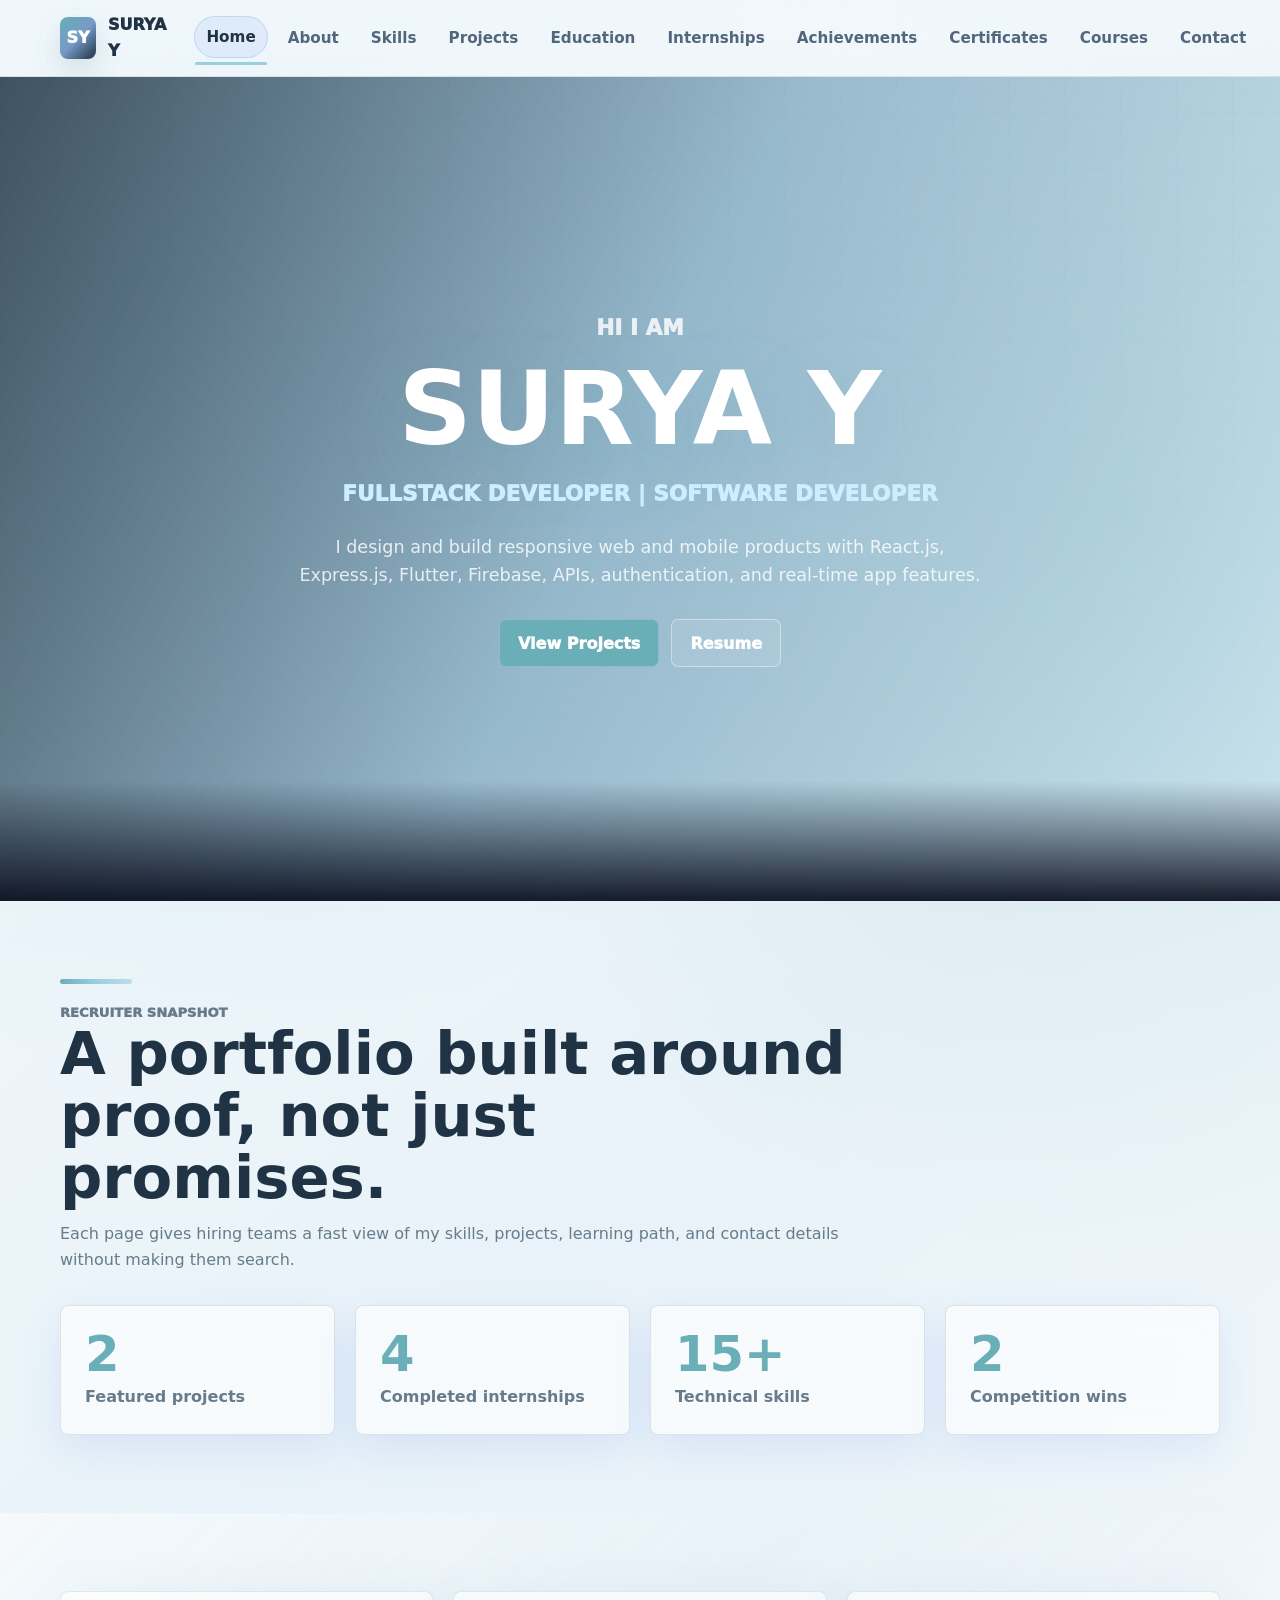
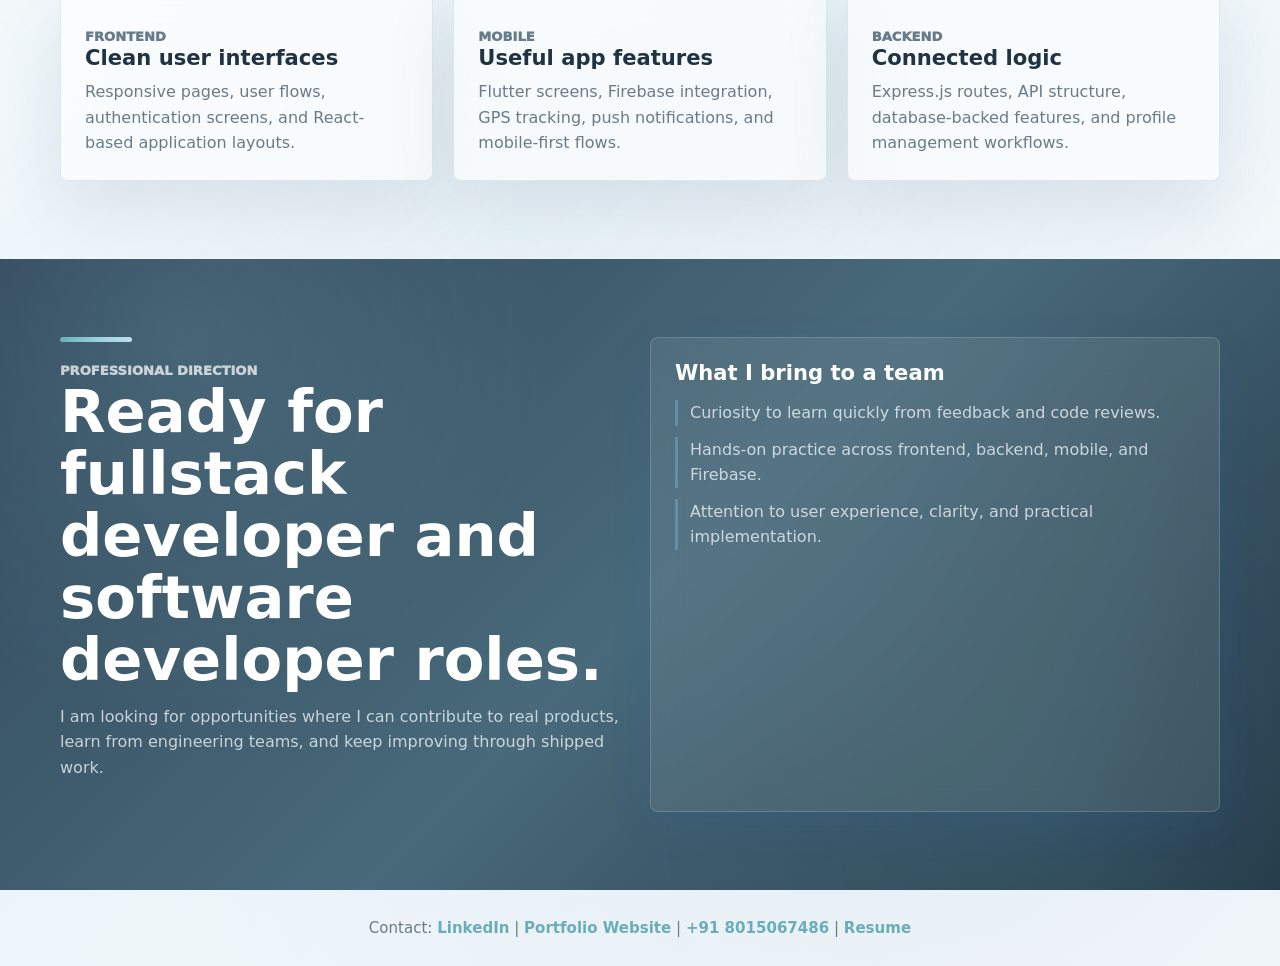
<file: index.html>
<!DOCTYPE html>
<html lang="en">
<head>
    <meta charset="UTF-8">
    <meta name="viewport" content="width=device-width, initial-scale=1.0">
    <meta name="description" content="Portfolio website of SURYA Y, Fullstack Developer and Software Developer.">
    <title>SURYA Y | Portfolio</title>
    <link rel="stylesheet" href="styles.css">
</head>
<body class="home-page">
    <header class="site-header">
        <nav class="nav" aria-label="Primary navigation">
            <div class="brand">
                <a class="brand-mark" href="profile.html" aria-label="Open profile information">SY</a>
                <span class="brand-name">SURYA Y</span>
            </div>
            <div class="nav-links">
                <a class="active" href="index.html">Home</a>
                <a href="about.html">About</a>
                <a href="skills.html">Skills</a>
                <a href="projects.html">Projects</a>
                <a href="education.html">Education</a>
                <a href="internships.html">Internships</a>
                <a href="achievements.html">Achievements</a>
                <a href="certificates.html">Certificates</a>
                <a href="courses.html">Courses</a>
                <a href="contact.html">Contact</a>
            </div>
        </nav>
    </header>

    <main>
        <section class="hero">
            <div class="wrap hero-layout">
                <div class="hero-content">
                    <div class="name-block">
                        <p class="intro-line">HI I AM</p>
                        <h1>SURYA Y</h1>
                        <p class="eyebrow">Fullstack Developer | Software Developer</p>
                    </div>
                    <p class="lead">
                        I design and build responsive web and mobile products with React.js, Express.js,
                        Flutter, Firebase, APIs, authentication, and real-time app features.
                    </p>
                    <div class="actions">
                        <a class="button" href="projects.html">View Projects</a>
                        <a class="button secondary" href="Surya Y Resume.pdf" target="_blank" rel="noreferrer">Resume</a>
                    </div>
                </div>
            </div>
        </section>

        <section class="section">
            <div class="wrap">
                <div class="section-title">
                    <p class="eyebrow">Recruiter snapshot</p>
                    <h2>A portfolio built around proof, not just promises.</h2>
                    <p>
                        Each page gives hiring teams a fast view of my skills, projects, learning path,
                        and contact details without making them search.
                    </p>
                </div>
                <div class="grid-4">
                    <article class="card stat">
                        <strong>2</strong>
                        <span>Featured projects</span>
                    </article>
                    <article class="card stat">
                        <strong>4</strong>
                        <span>Completed internships</span>
                    </article>
                    <article class="card stat">
                        <strong>15+</strong>
                        <span>Technical skills</span>
                    </article>
                    <article class="card stat">
                        <strong>2</strong>
                        <span>Competition wins</span>
                    </article>
                </div>
            </div>
        </section>

        <section class="section alt">
            <div class="wrap grid-3">
                <article class="card featured">
                    <p class="eyebrow">Frontend</p>
                    <h3>Clean user interfaces</h3>
                    <p>Responsive pages, user flows, authentication screens, and React-based application layouts.</p>
                </article>
                <article class="card featured">
                    <p class="eyebrow">Mobile</p>
                    <h3>Useful app features</h3>
                    <p>Flutter screens, Firebase integration, GPS tracking, push notifications, and mobile-first flows.</p>
                </article>
                <article class="card featured">
                    <p class="eyebrow">Backend</p>
                    <h3>Connected logic</h3>
                    <p>Express.js routes, API structure, database-backed features, and profile management workflows.</p>
                </article>
            </div>
        </section>

        <section class="section dark">
            <div class="wrap grid-2">
                <div class="section-title">
                    <p class="eyebrow">Professional direction</p>
                    <h2>Ready for fullstack developer and software developer roles.</h2>
                    <p>
                        I am looking for opportunities where I can contribute to real products,
                        learn from engineering teams, and keep improving through shipped work.
                    </p>
                </div>
                <div class="card">
                    <h3>What I bring to a team</h3>
                    <ul class="list">
                        <li>Curiosity to learn quickly from feedback and code reviews.</li>
                        <li>Hands-on practice across frontend, backend, mobile, and Firebase.</li>
                        <li>Attention to user experience, clarity, and practical implementation.</li>
                    </ul>
                </div>
            </div>
        </section>
    </main>

    <footer class="footer-contact">
        <span>Contact: </span>
        <a href="https://www.linkedin.com/in/y-surya-b88714271" target="_blank" rel="noreferrer">LinkedIn</a>
        <span> | </span>
        <a href="https://surya538.github.io/my-portfolio/" target="_blank" rel="noreferrer">Portfolio Website</a>
        <span> | </span>
        <a href="tel:+918015067486">+91 8015067486</a>
        <span> | </span>
        <a href="Surya Y Resume.pdf" target="_blank" rel="noreferrer">Resume</a>
    </footer>
</body>
</html>
</file>
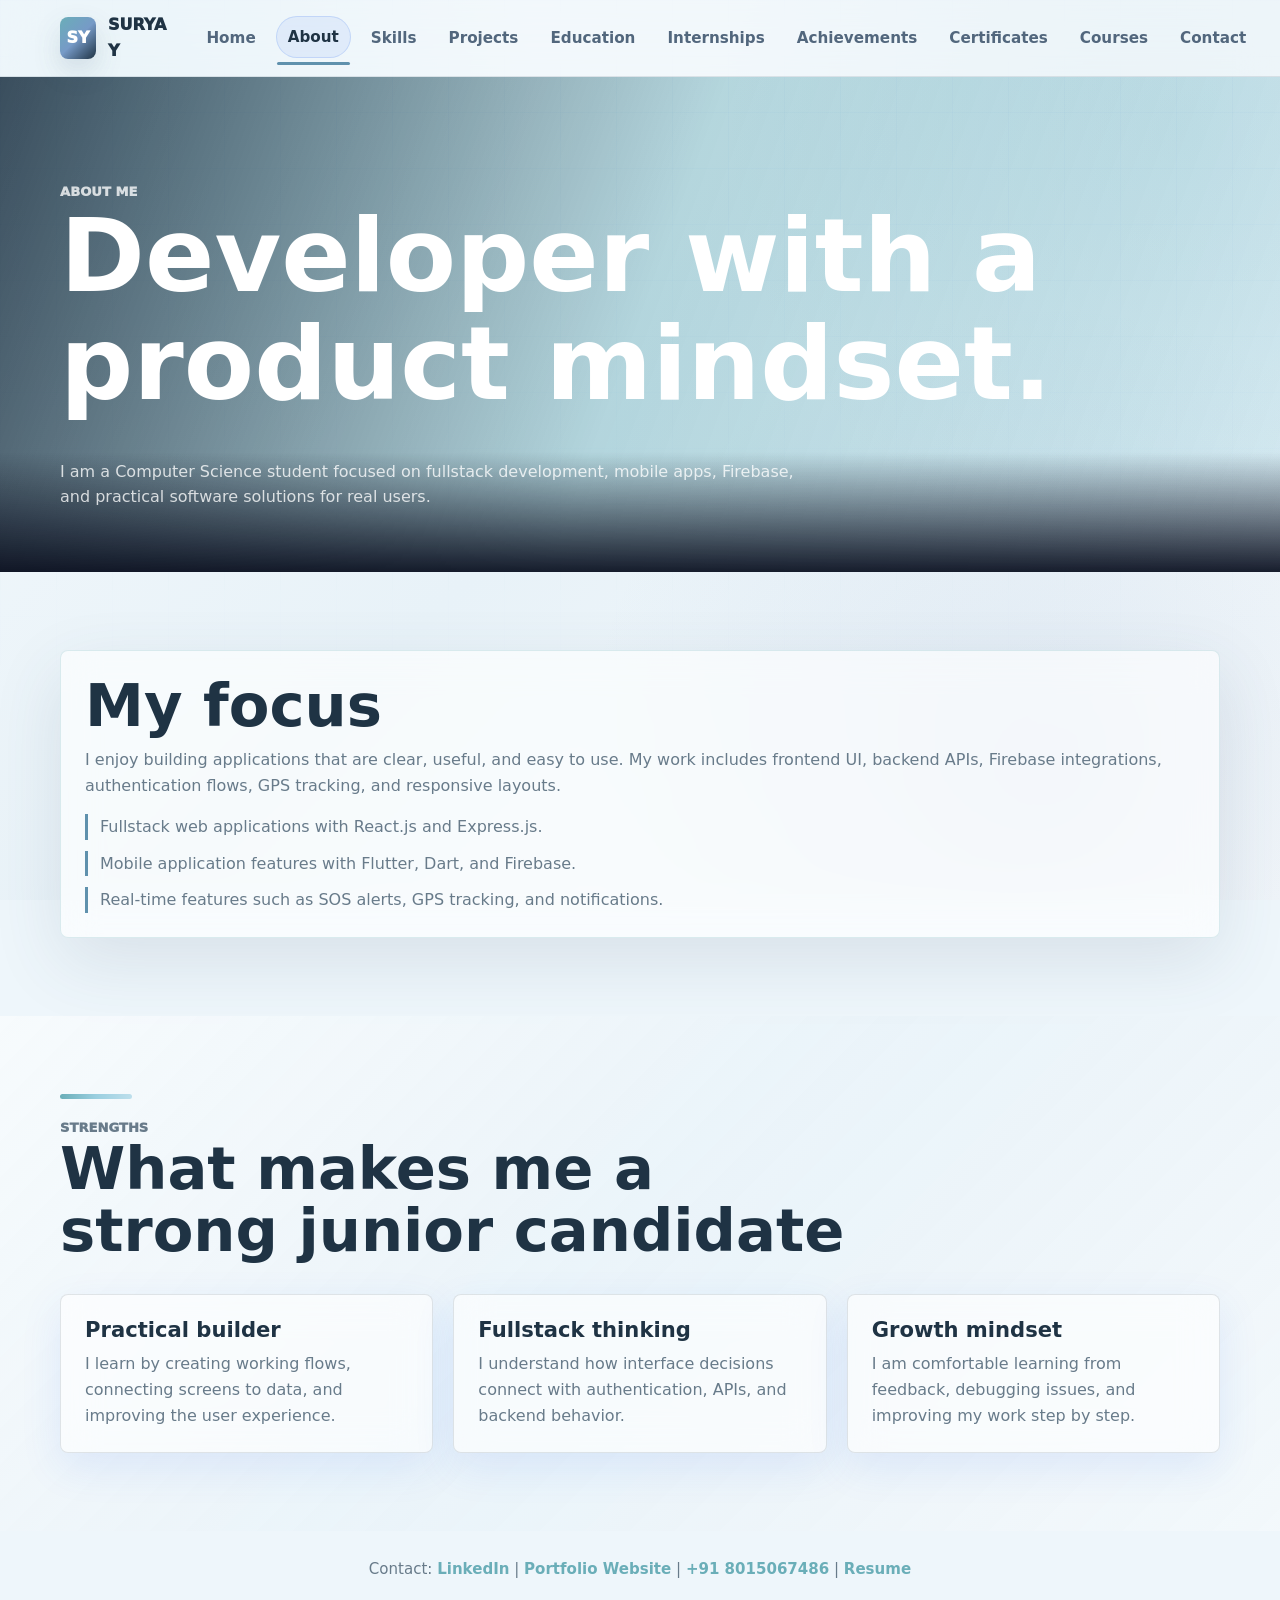
<file: about.html>
<!DOCTYPE html>
<html lang="en">
<head>
    <meta charset="UTF-8">
    <meta name="viewport" content="width=device-width, initial-scale=1.0">
    <meta name="description" content="About SURYA Y, Fullstack Developer and Software Developer.">
    <title>SURYA Y | About</title>
    <link rel="stylesheet" href="styles.css">
</head>
<body>
    <header class="site-header">
        <nav class="nav" aria-label="Primary navigation">
            <div class="brand">
                <a class="brand-mark" href="profile.html" aria-label="Open profile information">SY</a>
                <span class="brand-name">SURYA Y</span>
            </div>
            <div class="nav-links">
                <a href="index.html">Home</a>
                <a class="active" href="about.html">About</a>
                <a href="skills.html">Skills</a>
                <a href="projects.html">Projects</a>
                <a href="education.html">Education</a>
                <a href="internships.html">Internships</a>
                <a href="achievements.html">Achievements</a>
                <a href="certificates.html">Certificates</a>
                <a href="courses.html">Courses</a>
                <a href="contact.html">Contact</a>
            </div>
        </nav>
    </header>

    <main>
        <section class="page-hero">
            <div class="wrap">
                <p class="eyebrow">About me</p>
                <h1>Developer with a product mindset.</h1>
                <p><br>I am a Computer Science student focused on fullstack development, mobile apps, Firebase, and practical software solutions for real users.</br></p>
            </div>
        </section>

        <section class="section">
            <div class="wrap">
                <article class="card featured">
                    <h2>My focus</h2>
                    <p>
                        I enjoy building applications that are clear, useful, and easy to use.
                        My work includes frontend UI, backend APIs, Firebase integrations,
                        authentication flows, GPS tracking, and responsive layouts.
                    </p>
                    <ul class="list">
                        <li>Fullstack web applications with React.js and Express.js.</li>
                        <li>Mobile application features with Flutter, Dart, and Firebase.</li>
                        <li>Real-time features such as SOS alerts, GPS tracking, and notifications.</li>
                    </ul>
                </article>
            </div>
        </section>

        <section class="section alt">
            <div class="wrap">
                <div class="section-title">
                    <p class="eyebrow">Strengths</p>
                    <h2>What makes me a strong junior candidate</h2>
                </div>
                <div class="grid-3">
                    <article class="card">
                        <h3>Practical builder</h3>
                        <p>I learn by creating working flows, connecting screens to data, and improving the user experience.</p>
                    </article>
                    <article class="card">
                        <h3>Fullstack thinking</h3>
                        <p>I understand how interface decisions connect with authentication, APIs, and backend behavior.</p>
                    </article>
                    <article class="card">
                        <h3>Growth mindset</h3>
                        <p>I am comfortable learning from feedback, debugging issues, and improving my work step by step.</p>
                    </article>
                </div>
            </div>
        </section>

    </main>

    <footer class="footer-contact">
        <span>Contact: </span>
        <a href="https://www.linkedin.com/in/y-surya-b88714271" target="_blank" rel="noreferrer">LinkedIn</a>
        <span> | </span>
        <a href="https://surya538.github.io/my-portfolio/" target="_blank" rel="noreferrer">Portfolio Website</a>
        <span> | </span>
        <a href="tel:+918015067486">+91 8015067486</a>
        <span> | </span>
        <a href="Surya Y Resume.pdf" target="_blank" rel="noreferrer">Resume</a>
    </footer>
</body>
</html>
</file>
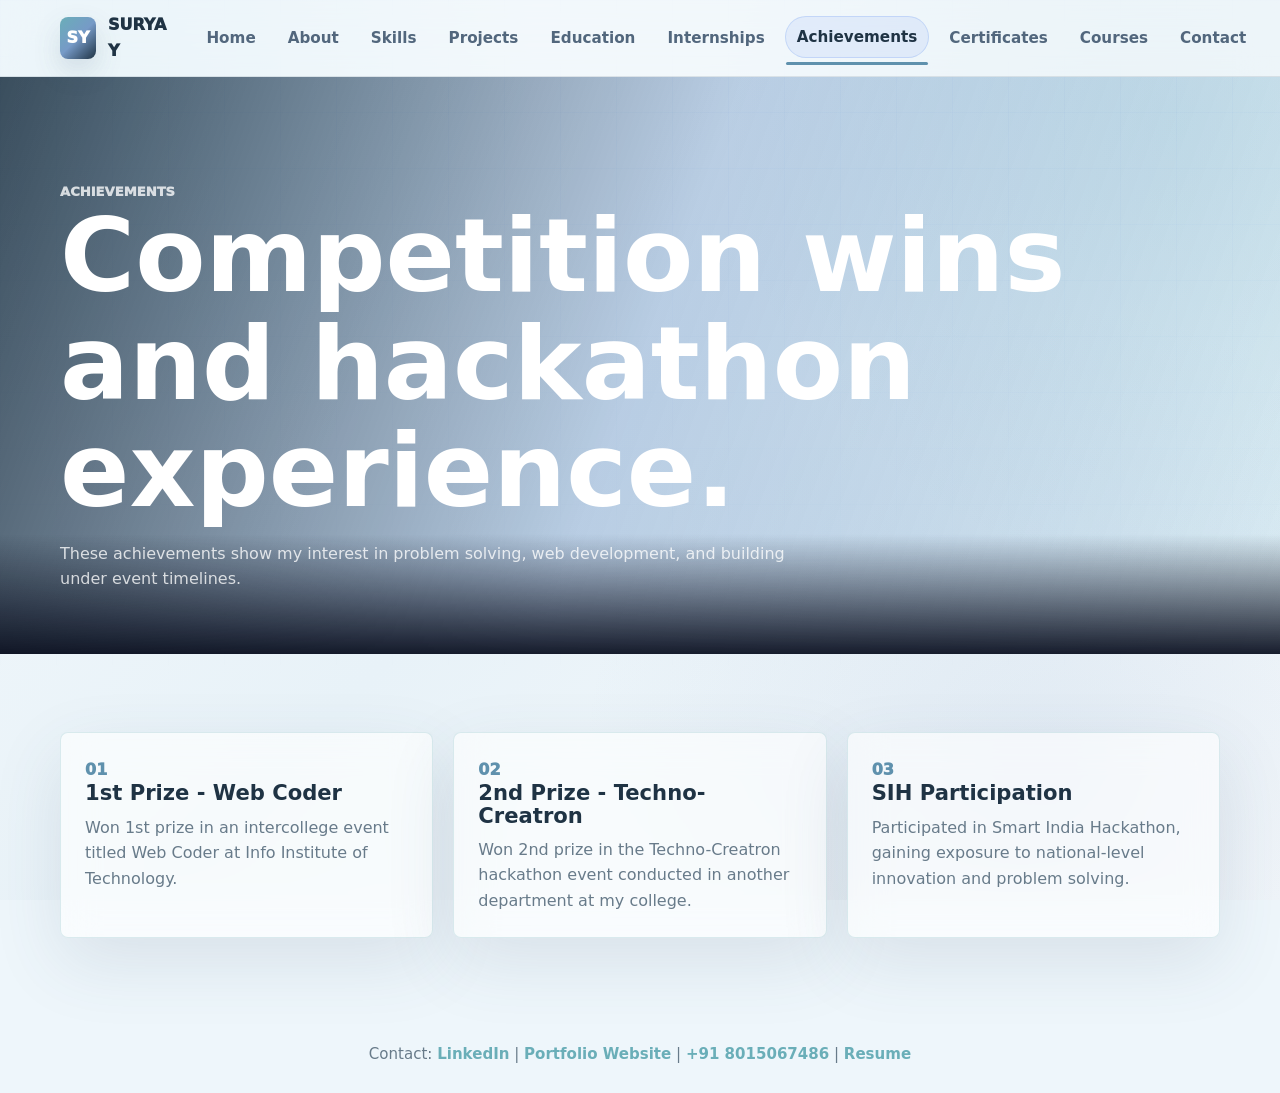
<file: achievements.html>
<!DOCTYPE html>
<html lang="en">
<head>
    <meta charset="UTF-8">
    <meta name="viewport" content="width=device-width, initial-scale=1.0">
    <meta name="description" content="Achievements and hackathon participation of SURYA Y.">
    <title>SURYA Y | Achievements</title>
    <link rel="stylesheet" href="styles.css">
</head>
<body>
    <header class="site-header">
        <nav class="nav" aria-label="Primary navigation">
            <div class="brand">
                <a class="brand-mark" href="profile.html" aria-label="Open profile information">SY</a>
                <span class="brand-name">SURYA Y</span>
            </div>
            <div class="nav-links">
                <a href="index.html">Home</a>
                <a href="about.html">About</a>
                <a href="skills.html">Skills</a>
                <a href="projects.html">Projects</a>
                <a href="education.html">Education</a>
                <a href="internships.html">Internships</a>
                <a class="active" href="achievements.html">Achievements</a>
                <a href="certificates.html">Certificates</a>
                <a href="courses.html">Courses</a>
                <a href="contact.html">Contact</a>
            </div>
        </nav>
    </header>

    <main>
        <section class="page-hero">
            <div class="wrap">
                <p class="eyebrow">Achievements</p>
                <h1>Competition wins and hackathon experience.</h1>
                <p>These achievements show my interest in problem solving, web development, and building under event timelines.</p>
            </div>
        </section>

        <section class="section">
            <div class="wrap grid-3">
                <article class="card featured">
                    <span class="number">01</span>
                    <h3>1st Prize - Web Coder</h3>
                    <p>Won 1st prize in an intercollege event titled Web Coder at Info Institute of Technology.</p>
                </article>
                <article class="card featured">
                    <span class="number">02</span>
                    <h3>2nd Prize - Techno-Creatron</h3>
                    <p>Won 2nd prize in the Techno-Creatron hackathon event conducted in another department at my college.</p>
                </article>
                <article class="card featured">
                    <span class="number">03</span>
                    <h3>SIH Participation</h3>
                    <p>Participated in Smart India Hackathon, gaining exposure to national-level innovation and problem solving.</p>
                </article>
            </div>
        </section>
    </main>

    <footer class="footer-contact">
        <span>Contact: </span>
        <a href="https://www.linkedin.com/in/y-surya-b88714271" target="_blank" rel="noreferrer">LinkedIn</a>
        <span> | </span>
        <a href="https://surya538.github.io/my-portfolio/" target="_blank" rel="noreferrer">Portfolio Website</a>
        <span> | </span>
        <a href="tel:+918015067486">+91 8015067486</a>
        <span> | </span>
        <a href="Surya Y Resume.pdf" target="_blank" rel="noreferrer">Resume</a>
    </footer>
</body>
</html>
</file>
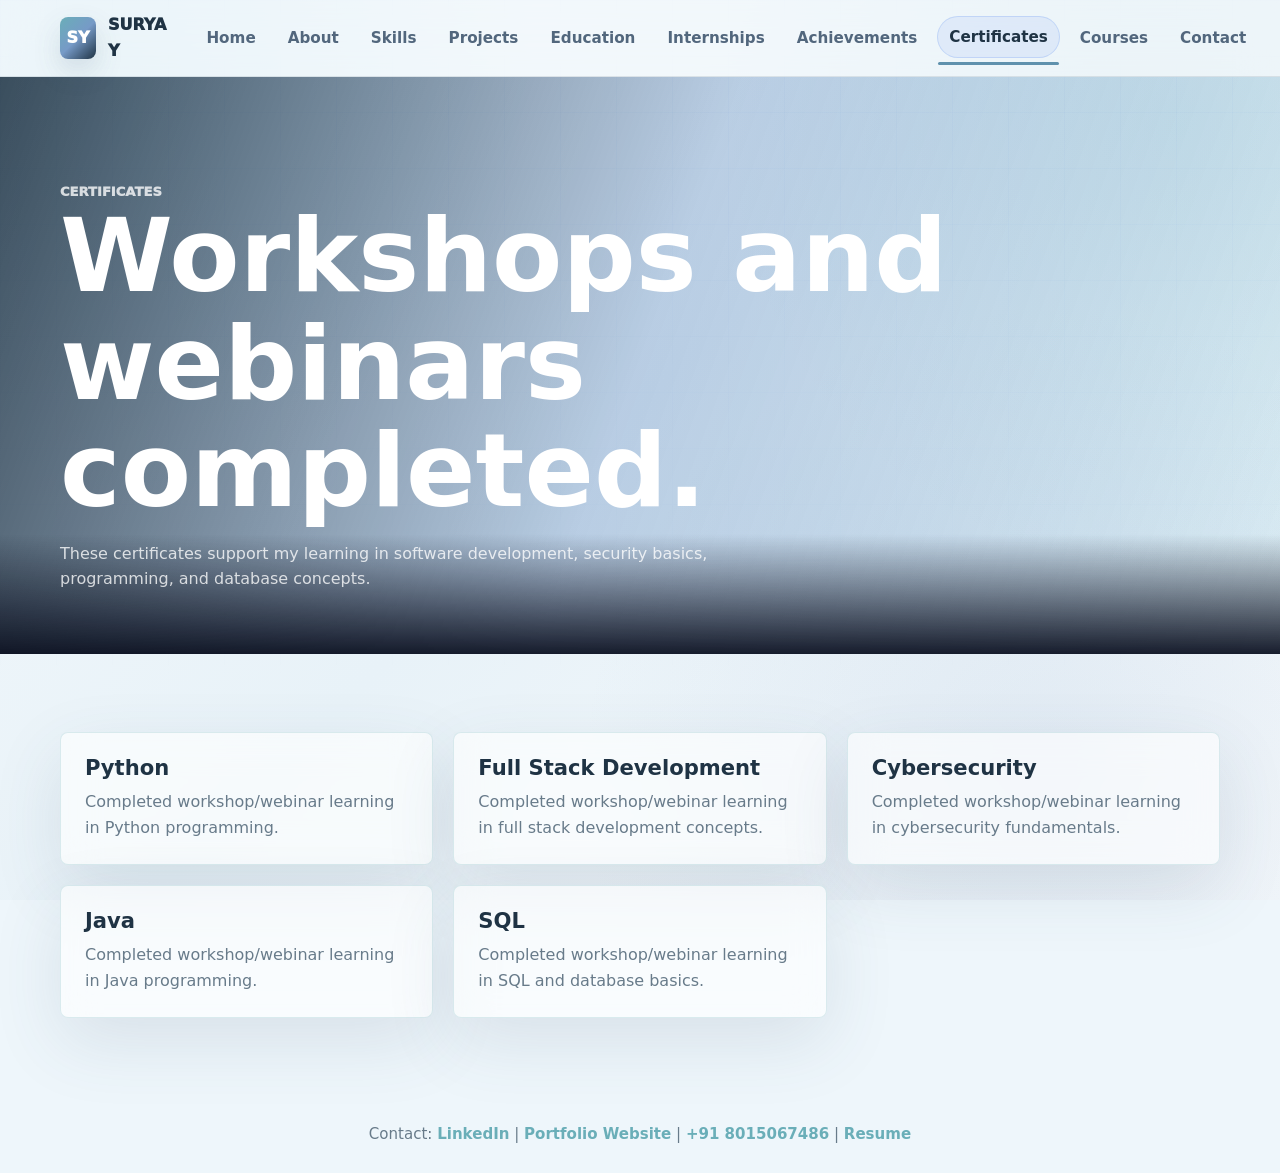
<file: certificates.html>
<!DOCTYPE html>
<html lang="en">
<head>
    <meta charset="UTF-8">
    <meta name="viewport" content="width=device-width, initial-scale=1.0">
    <meta name="description" content="Certificates, workshops, and webinars completed by SURYA Y.">
    <title>SURYA Y | Certificates</title>
    <link rel="stylesheet" href="styles.css">
</head>
<body>
    <header class="site-header">
        <nav class="nav" aria-label="Primary navigation">
            <div class="brand">
                <a class="brand-mark" href="profile.html" aria-label="Open profile information">SY</a>
                <span class="brand-name">SURYA Y</span>
            </div>
            <div class="nav-links">
                <a href="index.html">Home</a>
                <a href="about.html">About</a>
                <a href="skills.html">Skills</a>
                <a href="projects.html">Projects</a>
                <a href="education.html">Education</a>
                <a href="internships.html">Internships</a>
                <a href="achievements.html">Achievements</a>
                <a class="active" href="certificates.html">Certificates</a>
                <a href="courses.html">Courses</a>
                <a href="contact.html">Contact</a>
            </div>
        </nav>
    </header>

    <main>
        <section class="page-hero">
            <div class="wrap">
                <p class="eyebrow">Certificates</p>
                <h1>Workshops and webinars completed.</h1>
                <p>These certificates support my learning in software development, security basics, programming, and database concepts.</p>
            </div>
        </section>

        <section class="section">
            <div class="wrap grid-3">
                <article class="card featured">
                    <h3>Python</h3>
                    <p>Completed workshop/webinar learning in Python programming.</p>
                </article>
                <article class="card featured">
                    <h3>Full Stack Development</h3>
                    <p>Completed workshop/webinar learning in full stack development concepts.</p>
                </article>
                <article class="card featured">
                    <h3>Cybersecurity</h3>
                    <p>Completed workshop/webinar learning in cybersecurity fundamentals.</p>
                </article>
                <article class="card featured">
                    <h3>Java</h3>
                    <p>Completed workshop/webinar learning in Java programming.</p>
                </article>
                <article class="card featured">
                    <h3>SQL</h3>
                    <p>Completed workshop/webinar learning in SQL and database basics.</p>
                </article>
            </div>
        </section>
    </main>

    <footer class="footer-contact">
        <span>Contact: </span>
        <a href="https://www.linkedin.com/in/y-surya-b88714271" target="_blank" rel="noreferrer">LinkedIn</a>
        <span> | </span>
        <a href="https://surya538.github.io/my-portfolio/" target="_blank" rel="noreferrer">Portfolio Website</a>
        <span> | </span>
        <a href="tel:+918015067486">+91 8015067486</a>
        <span> | </span>
        <a href="Surya Y Resume.pdf" target="_blank" rel="noreferrer">Resume</a>
    </footer>
</body>
</html>
</file>
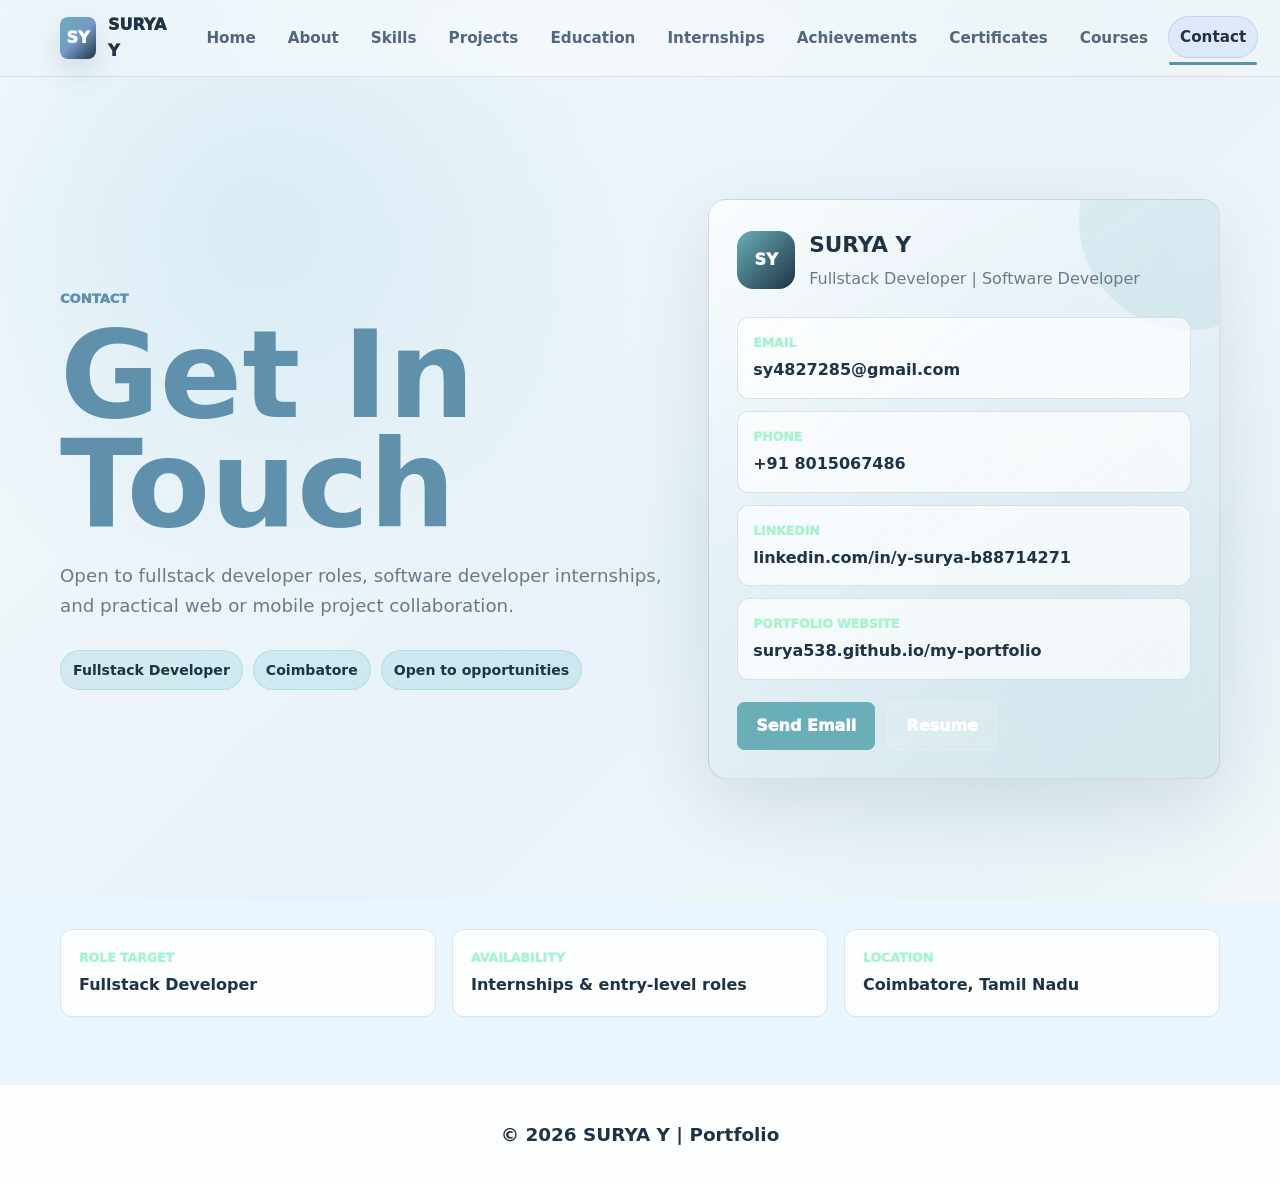
<file: contact.html>
<!DOCTYPE html>
<html lang="en">
<head>
    <meta charset="UTF-8">
    <meta name="viewport" content="width=device-width, initial-scale=1.0">
    <meta name="description" content="Contact SURYA Y for fullstack developer roles, internships, and collaborations.">
    <title>SURYA Y | Contact</title>
    <link rel="stylesheet" href="styles.css">
</head>
<body>
    <header class="site-header">
        <nav class="nav" aria-label="Primary navigation">
            <div class="brand">
                <a class="brand-mark" href="profile.html" aria-label="Open profile information">SY</a>
                <span class="brand-name">SURYA Y</span>
            </div>
            <div class="nav-links">
                <a href="index.html">Home</a>
                <a href="about.html">About</a>
                <a href="skills.html">Skills</a>
                <a href="projects.html">Projects</a>
                <a href="education.html">Education</a>
                <a href="internships.html">Internships</a>
                <a href="achievements.html">Achievements</a>
                <a href="certificates.html">Certificates</a>
                <a href="courses.html">Courses</a>
                <a class="active" href="contact.html">Contact</a>
            </div>
        </nav>
    </header>

    <main class="contact-page">
        <section class="contact-showcase">
            <div class="wrap contact-showcase-grid">
                <div class="contact-copy">
                    <p class="eyebrow">Contact</p>
                    <h1>Get In Touch</h1>
                    <p>
                        Open to fullstack developer roles, software developer internships,
                        and practical web or mobile project collaboration.
                    </p>
                    <div class="contact-badges">
                        <span>Fullstack Developer</span>
                        <span>Coimbatore</span>
                        <span>Open to opportunities</span>
                    </div>
                </div>

                <div class="contact-card-unique">
                    <div class="contact-card-top">
                        <span class="contact-mark">SY</span>
                        <div>
                            <strong>SURYA Y</strong>
                            <p>Fullstack Developer | Software Developer</p>
                        </div>
                    </div>

                    <div class="contact-routes">
                        <a href="mailto:sy4827285@gmail.com">
                            <span>Email</span>
                            <strong>sy4827285@gmail.com</strong>
                        </a>
                        <a href="tel:+918015067486">
                            <span>Phone</span>
                            <strong>+91 8015067486</strong>
                        </a>
                        <a href="https://www.linkedin.com/in/y-surya-b88714271" target="_blank" rel="noreferrer">
                            <span>LinkedIn</span>
                            <strong>linkedin.com/in/y-surya-b88714271</strong>
                        </a>
                        <a href="https://surya538.github.io/my-portfolio/" target="_blank" rel="noreferrer">
                            <span>Portfolio Website</span>
                            <strong>surya538.github.io/my-portfolio</strong>
                        </a>
                    </div>

                    <div class="contact-actions-row">
                        <a class="button" href="mailto:sy4827285@gmail.com">Send Email</a>
                        <a class="button light" href="Surya Y Resume.pdf" target="_blank" rel="noreferrer">Resume</a>
                    </div>
                </div>
            </div>
        </section>

        <section class="contact-strip">
            <div class="wrap contact-strip-grid">
                <article>
                    <span>Role target</span>
                    <strong>Fullstack Developer</strong>
                </article>
                <article>
                    <span>Availability</span>
                    <strong>Internships & entry-level roles</strong>
                </article>
                <article>
                    <span>Location</span>
                    <strong>Coimbatore, Tamil Nadu</strong>
                </article>
            </div>
        </section>
    </main>

    <footer class="contact-simple-footer">
        <span>© 2026 SURYA Y | Portfolio</span>
    </footer>
</body>
</html>
</file>
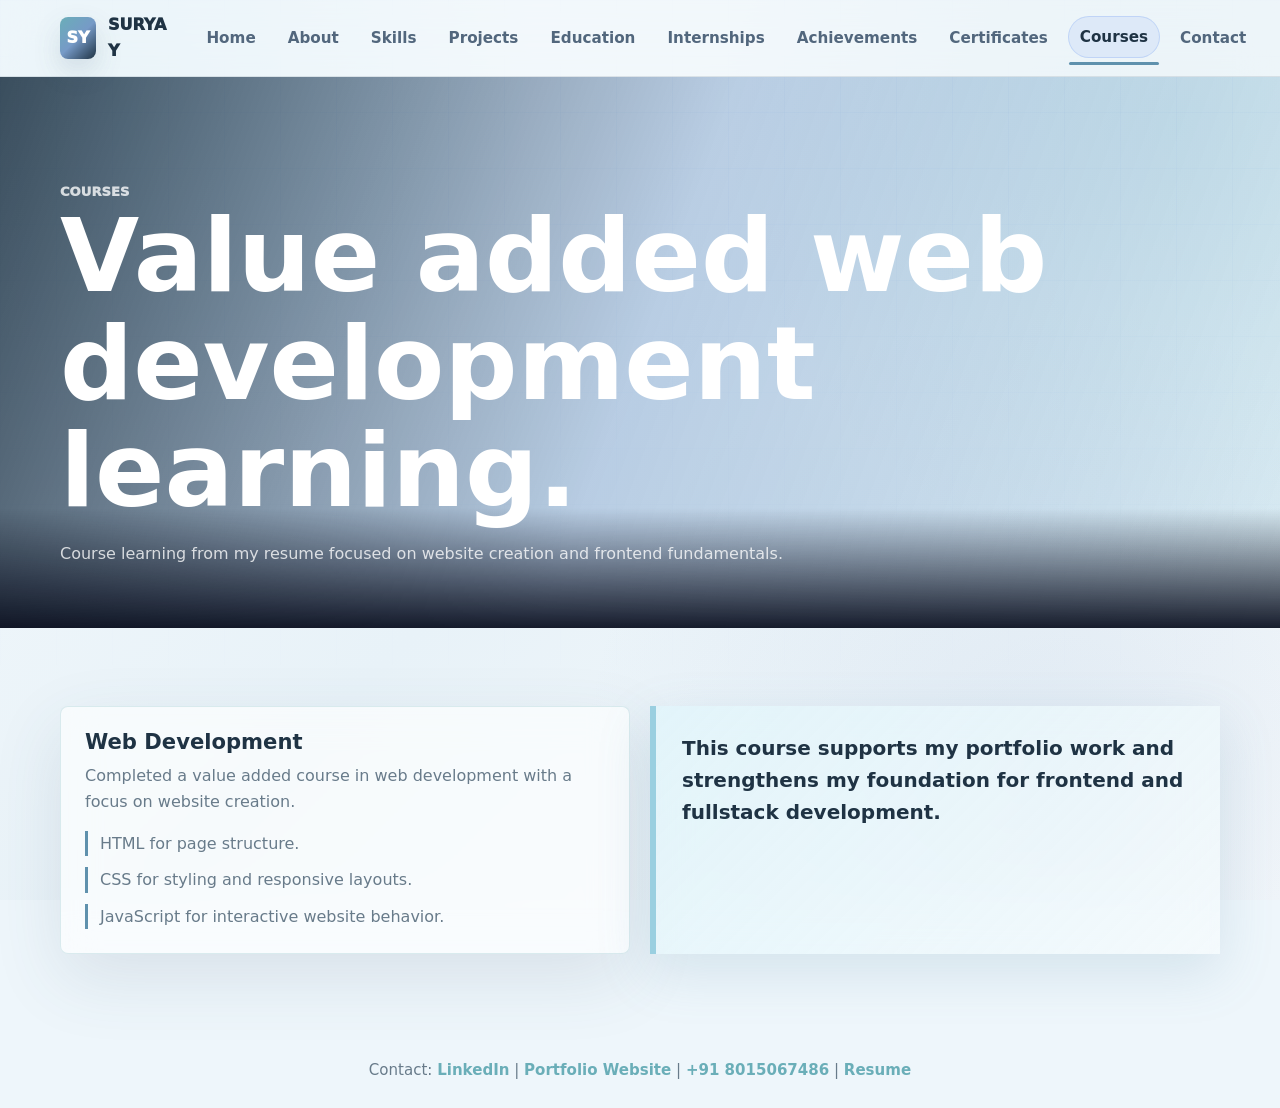
<file: courses.html>
<!DOCTYPE html>
<html lang="en">
<head>
    <meta charset="UTF-8">
    <meta name="viewport" content="width=device-width, initial-scale=1.0">
    <meta name="description" content="Courses completed by SURYA Y, including value added web development course.">
    <title>SURYA Y | Courses</title>
    <link rel="stylesheet" href="styles.css">
</head>
<body>
    <header class="site-header">
        <nav class="nav" aria-label="Primary navigation">
            <div class="brand">
                <a class="brand-mark" href="profile.html" aria-label="Open profile information">SY</a>
                <span class="brand-name">SURYA Y</span>
            </div>
            <div class="nav-links">
                <a href="index.html">Home</a>
                <a href="about.html">About</a>
                <a href="skills.html">Skills</a>
                <a href="projects.html">Projects</a>
                <a href="education.html">Education</a>
                <a href="internships.html">Internships</a>
                <a href="achievements.html">Achievements</a>
                <a href="certificates.html">Certificates</a>
                <a class="active" href="courses.html">Courses</a>
                <a href="contact.html">Contact</a>
            </div>
        </nav>
    </header>

    <main>
        <section class="page-hero">
            <div class="wrap">
                <p class="eyebrow">Courses</p>
                <h1>Value added web development learning.</h1>
                <p>Course learning from my resume focused on website creation and frontend fundamentals.</p>
            </div>
        </section>

        <section class="section">
            <div class="wrap grid-2">
                <article class="card featured">
                    <h3>Web Development</h3>
                    <p>Completed a value added course in web development with a focus on website creation.</p>
                    <ul class="list">
                        <li>HTML for page structure.</li>
                        <li>CSS for styling and responsive layouts.</li>
                        <li>JavaScript for interactive website behavior.</li>
                    </ul>
                </article>
                <div class="quote-panel">
                    <p>This course supports my portfolio work and strengthens my foundation for frontend and fullstack development.</p>
                </div>
            </div>
        </section>
    </main>

    <footer class="footer-contact">
        <span>Contact: </span>
        <a href="https://www.linkedin.com/in/y-surya-b88714271" target="_blank" rel="noreferrer">LinkedIn</a>
        <span> | </span>
        <a href="https://surya538.github.io/my-portfolio/" target="_blank" rel="noreferrer">Portfolio Website</a>
        <span> | </span>
        <a href="tel:+918015067486">+91 8015067486</a>
        <span> | </span>
        <a href="Surya Y Resume.pdf" target="_blank" rel="noreferrer">Resume</a>
    </footer>
</body>
</html>
</file>
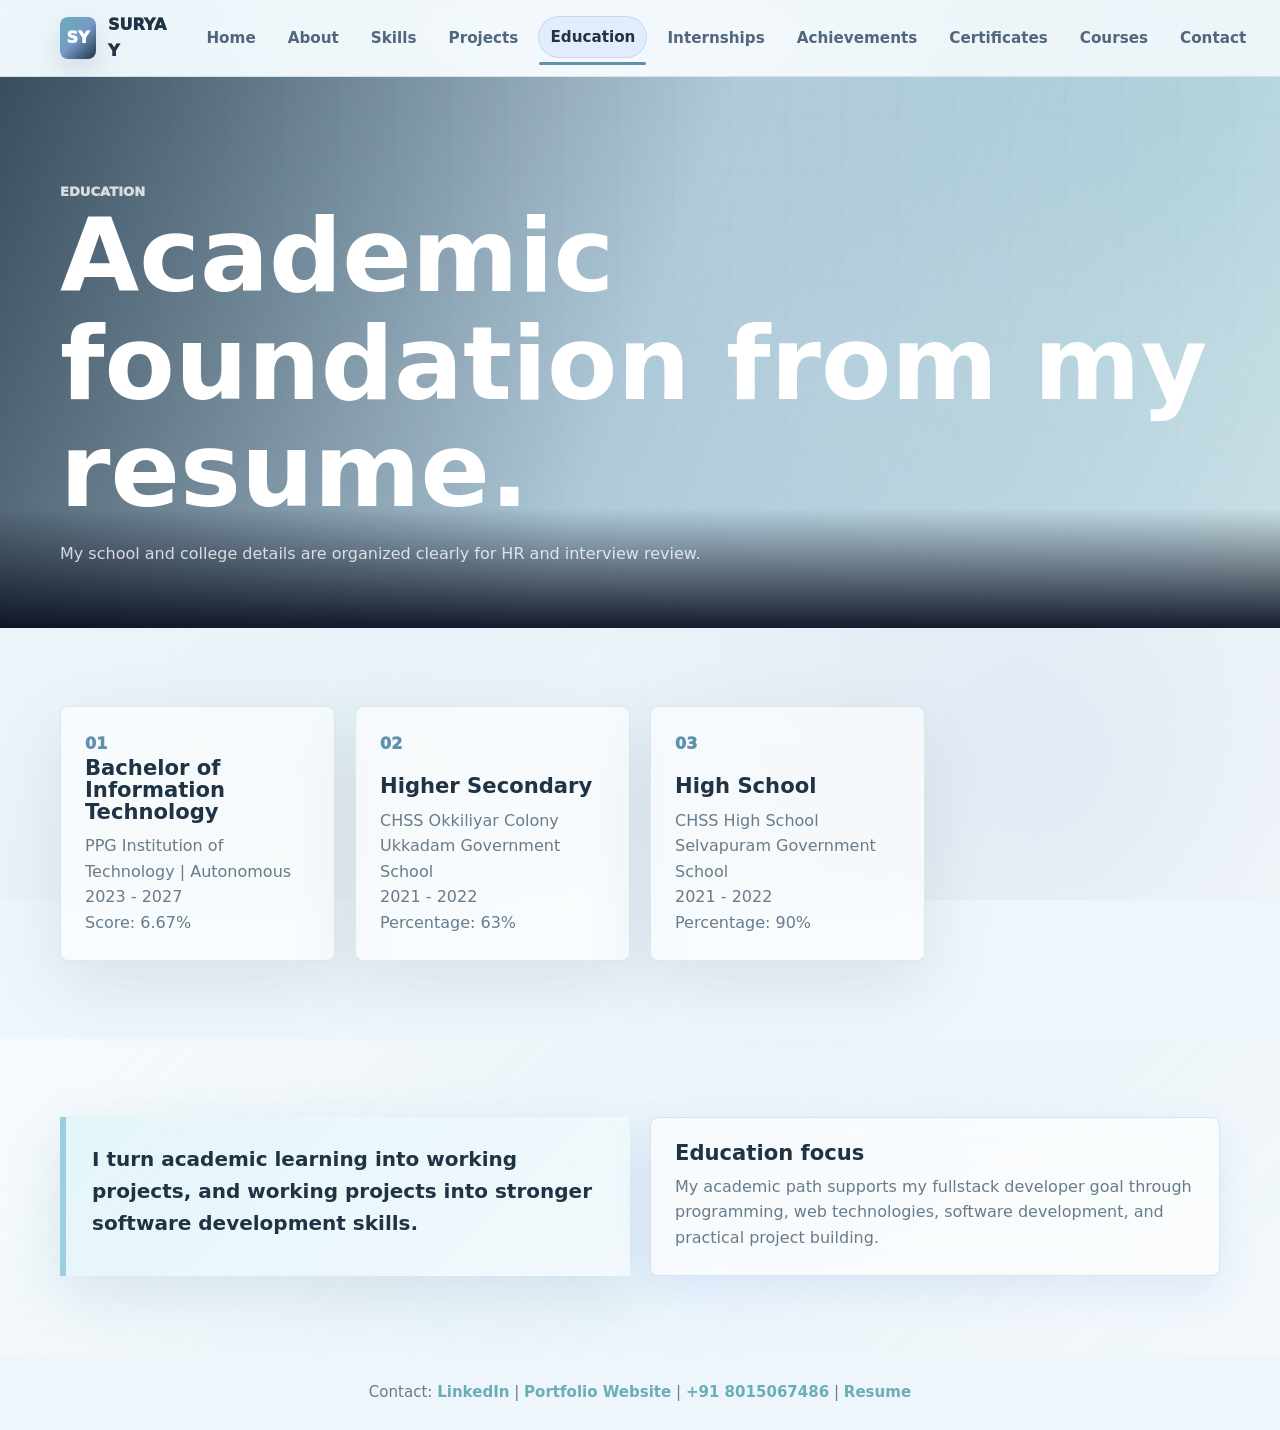
<file: education.html>
<!DOCTYPE html>
<html lang="en">
<head>
    <meta charset="UTF-8">
    <meta name="viewport" content="width=device-width, initial-scale=1.0">
    <meta name="description" content="Education, internships, and achievements of SURYA Y.">
    <title>SURYA Y | Education</title>
    <link rel="stylesheet" href="styles.css">
</head>
<body>
    <header class="site-header">
        <nav class="nav" aria-label="Primary navigation">
            <div class="brand">
                <a class="brand-mark" href="profile.html" aria-label="Open profile information">SY</a>
                <span class="brand-name">SURYA Y</span>
            </div>
            <div class="nav-links">
                <a href="index.html">Home</a>
                <a href="about.html">About</a>
                <a href="skills.html">Skills</a>
                <a href="projects.html">Projects</a>
                <a class="active" href="education.html">Education</a>
                <a href="internships.html">Internships</a>
                <a href="achievements.html">Achievements</a>
                <a href="certificates.html">Certificates</a>
                <a href="courses.html">Courses</a>
                <a href="contact.html">Contact</a>
            </div>
        </nav>
    </header>

    <main>
        <section class="page-hero">
            <div class="wrap">
                <p class="eyebrow">Education</p>
                <h1>Academic foundation from my resume.</h1>
                <p>My school and college details are organized clearly for HR and interview review.</p>
            </div>
        </section>

        <section class="section">
            <div class="wrap timeline">
                <article class="card featured">
                    <span class="number">01</span>
                    <div>
                        <h3>Bachelor of Information Technology</h3>
                        <p>PPG Institution of Technology | Autonomous<br>2023 - 2027<br>Score: 6.67%</p>
                    </div>
                </article>
                <article class="card featured">
                    <span class="number">02</span>
                    <div>
                        <h3>Higher Secondary</h3>
                        <p>CHSS Okkiliyar Colony Ukkadam Government School<br>2021 - 2022<br>Percentage: 63%</p>
                    </div>
                </article>
                <article class="card featured">
                    <span class="number">03</span>
                    <div>
                        <h3>High School</h3>
                        <p>CHSS High School Selvapuram Government School<br>2021 - 2022<br>Percentage: 90%</p>
                    </div>
                </article>
            </div>
        </section>

        <section class="section alt">
            <div class="wrap grid-2">
                <div class="quote-panel">
                    <p>I turn academic learning into working projects, and working projects into stronger software development skills.</p>
                </div>
                <article class="card">
                    <h3>Education focus</h3>
                    <p>
                        My academic path supports my fullstack developer goal through programming,
                        web technologies, software development, and practical project building.
                    </p>
                </article>
            </div>
        </section>
    </main>

    <footer class="footer-contact">
        <span>Contact: </span>
        <a href="https://www.linkedin.com/in/y-surya-b88714271" target="_blank" rel="noreferrer">LinkedIn</a>
        <span> | </span>
        <a href="https://surya538.github.io/my-portfolio/" target="_blank" rel="noreferrer">Portfolio Website</a>
        <span> | </span>
        <a href="tel:+918015067486">+91 8015067486</a>
        <span> | </span>
        <a href="Surya Y Resume.pdf" target="_blank" rel="noreferrer">Resume</a>
    </footer>
</body>
</html>
</file>
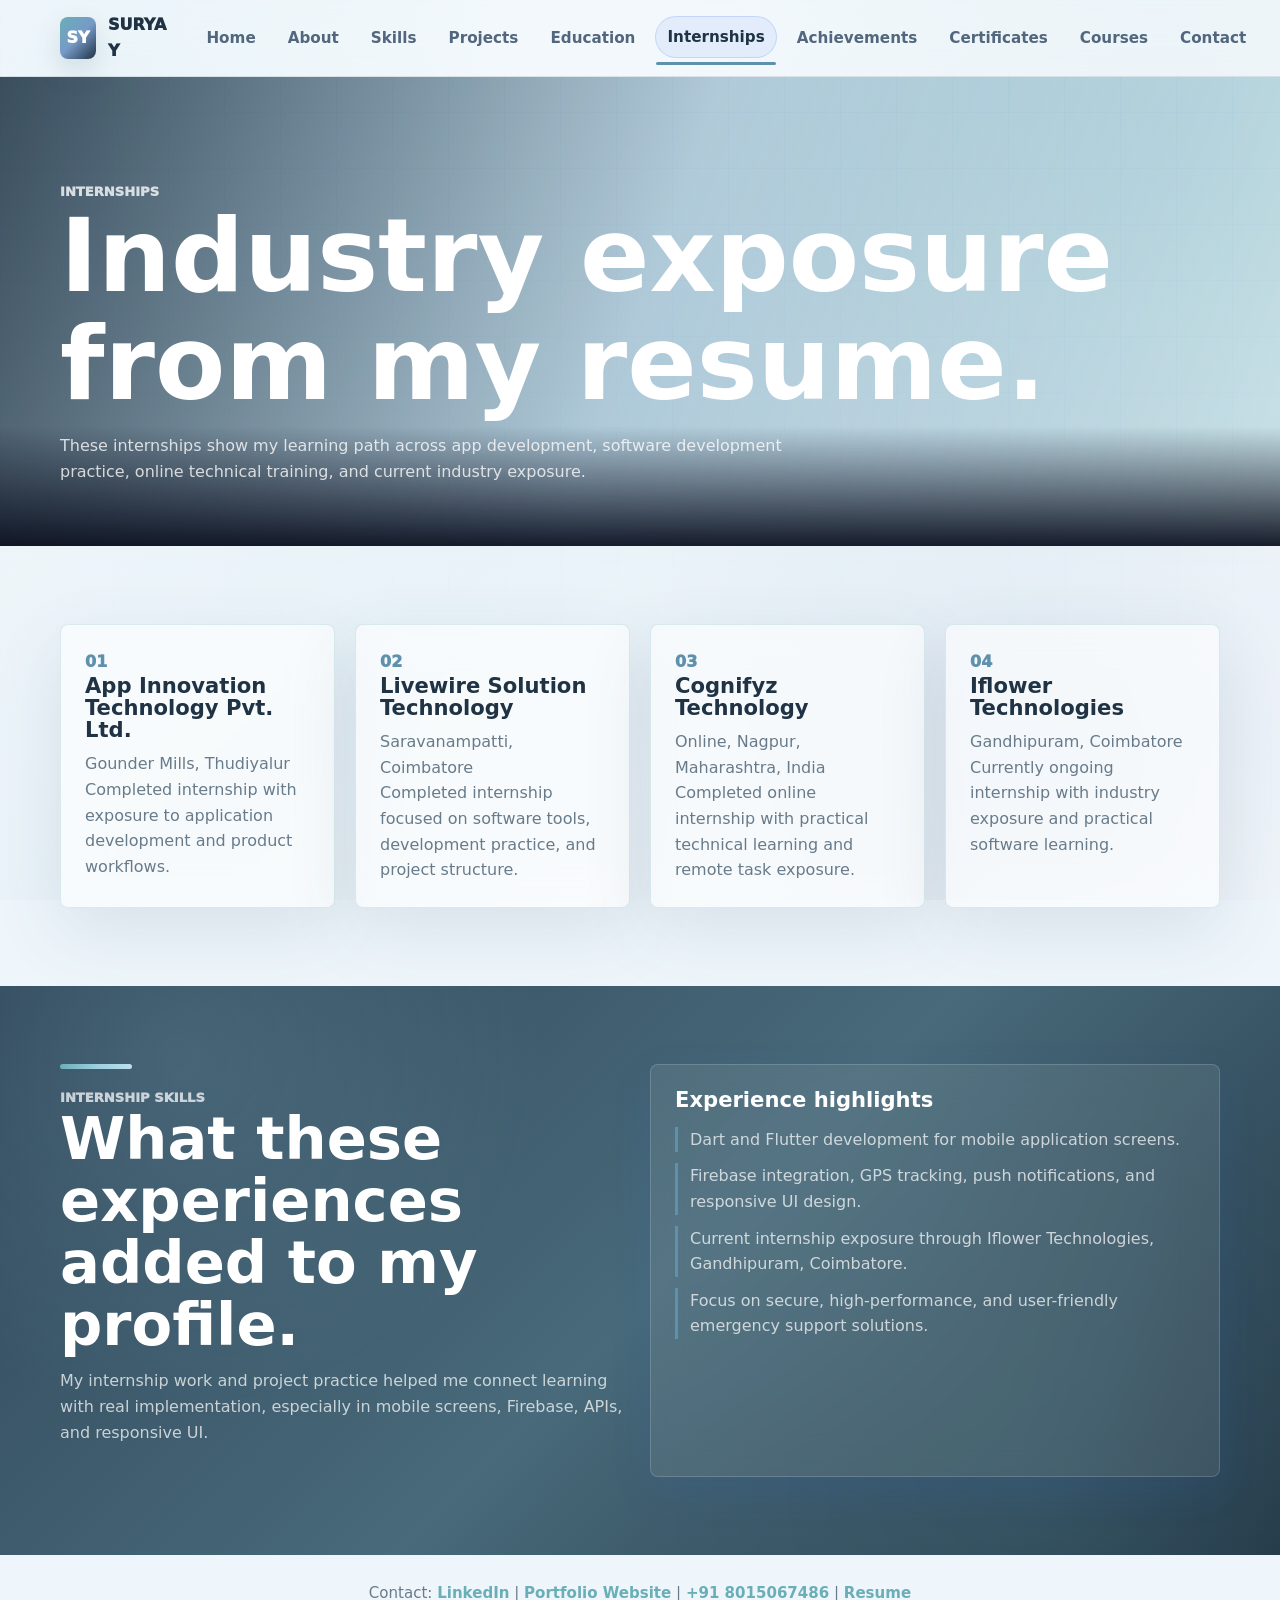
<file: internships.html>
<!DOCTYPE html>
<html lang="en">
<head>
    <meta charset="UTF-8">
    <meta name="viewport" content="width=device-width, initial-scale=1.0">
    <meta name="description" content="Internship experience of SURYA Y from App Innovation Technology, Livewire Solution Technology, Cognifyz Technology, and Iflower Technologies.">
    <title>SURYA Y | Internships</title>
    <link rel="stylesheet" href="styles.css">
</head>
<body>
    <header class="site-header">
        <nav class="nav" aria-label="Primary navigation">
            <div class="brand">
                <a class="brand-mark" href="profile.html" aria-label="Open profile information">SY</a>
                <span class="brand-name">SURYA Y</span>
            </div>
            <div class="nav-links">
                <a href="index.html">Home</a>
                <a href="about.html">About</a>
                <a href="skills.html">Skills</a>
                <a href="projects.html">Projects</a>
                <a href="education.html">Education</a>
                <a class="active" href="internships.html">Internships</a>
                <a href="achievements.html">Achievements</a>
                <a href="certificates.html">Certificates</a>
                <a href="courses.html">Courses</a>
                <a href="contact.html">Contact</a>
            </div>
        </nav>
    </header>

    <main>
        <section class="page-hero">
            <div class="wrap">
                <p class="eyebrow">Internships</p>
                <h1>Industry exposure from my resume.</h1>
                <p>These internships show my learning path across app development, software development practice, online technical training, and current industry exposure.</p>
            </div>
        </section>

        <section class="section">
            <div class="wrap grid-4">
                <article class="card featured">
                    <span class="number">01</span>
                    <div>
                        <h3>App Innovation Technology Pvt. Ltd.</h3>
                        <p>Gounder Mills, Thudiyalur<br>Completed internship with exposure to application development and product workflows.</p>
                    </div>
                </article>
                <article class="card featured">
                    <span class="number">02</span>
                    <div>
                        <h3>Livewire Solution Technology</h3>
                        <p>Saravanampatti, Coimbatore<br>Completed internship focused on software tools, development practice, and project structure.</p>
                    </div>
                </article>
                <article class="card featured">
                    <span class="number">03</span>
                    <div>
                        <h3>Cognifyz Technology</h3>
                        <p>Online, Nagpur, Maharashtra, India<br>Completed online internship with practical technical learning and remote task exposure.</p>
                    </div>
                </article>
                <article class="card featured">
                    <span class="number">04</span>
                    <div>
                        <h3>Iflower Technologies</h3>
                        <p>Gandhipuram, Coimbatore<br>Currently ongoing internship with industry exposure and practical software learning.</p>
                    </div>
                </article>
            </div>
        </section>

        <section class="section dark">
            <div class="wrap grid-2">
                <div class="section-title">
                    <p class="eyebrow">Internship skills</p>
                    <h2>What these experiences added to my profile.</h2>
                    <p>
                        My internship work and project practice helped me connect learning with real implementation,
                        especially in mobile screens, Firebase, APIs, and responsive UI.
                    </p>
                </div>
                <article class="card">
                    <h3>Experience highlights</h3>
                    <ul class="list">
                        <li>Dart and Flutter development for mobile application screens.</li>
                        <li>Firebase integration, GPS tracking, push notifications, and responsive UI design.</li>
                        <li>Current internship exposure through Iflower Technologies, Gandhipuram, Coimbatore.</li>
                        <li>Focus on secure, high-performance, and user-friendly emergency support solutions.</li>
                    </ul>
                </article>
            </div>
        </section>
    </main>

    <footer class="footer-contact">
        <span>Contact: </span>
        <a href="https://www.linkedin.com/in/y-surya-b88714271" target="_blank" rel="noreferrer">LinkedIn</a>
        <span> | </span>
        <a href="https://surya538.github.io/my-portfolio/" target="_blank" rel="noreferrer">Portfolio Website</a>
        <span> | </span>
        <a href="tel:+918015067486">+91 8015067486</a>
        <span> | </span>
        <a href="Surya Y Resume.pdf" target="_blank" rel="noreferrer">Resume</a>
    </footer>
</body>
</html>
</file>
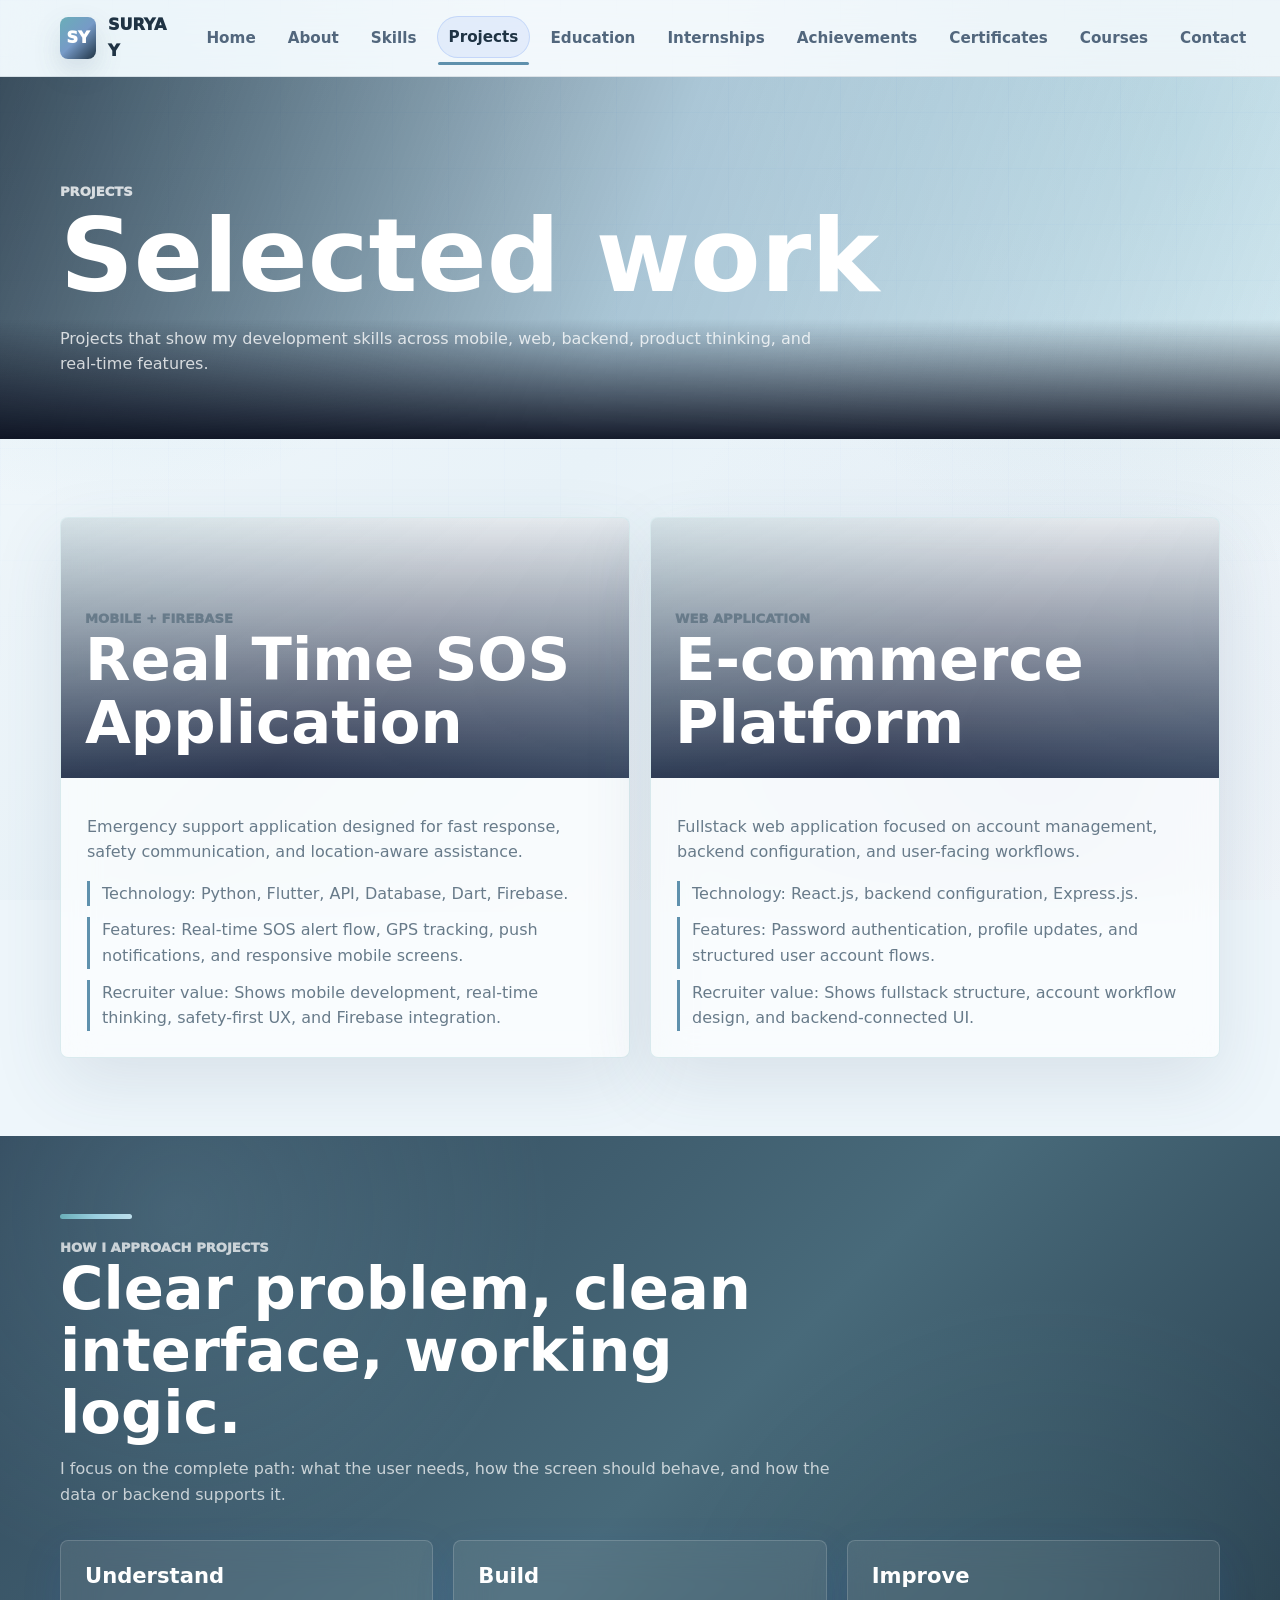
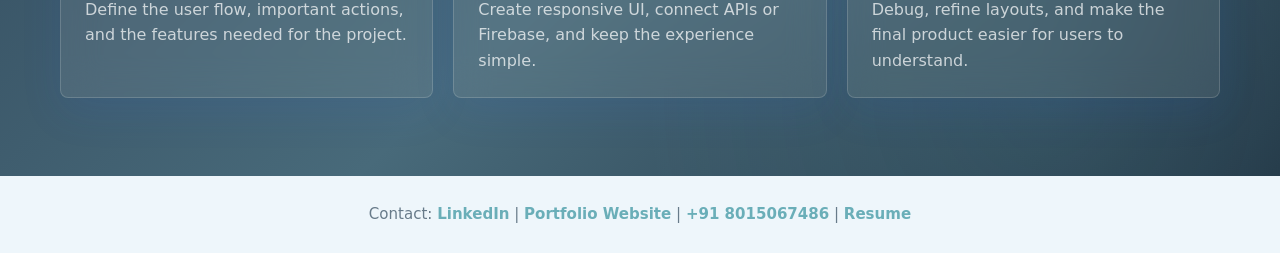
<file: projects.html>
<!DOCTYPE html>
<html lang="en">
<head>
    <meta charset="UTF-8">
    <meta name="viewport" content="width=device-width, initial-scale=1.0">
    <meta name="description" content="Projects by SURYA Y including Real Time SOS Application and E-commerce Platform.">
    <title>SURYA Y | Projects</title>
    <link rel="stylesheet" href="styles.css">
</head>
<body>
    <header class="site-header">
        <nav class="nav" aria-label="Primary navigation">
            <div class="brand">
                <a class="brand-mark" href="profile.html" aria-label="Open profile information">SY</a>
                <span class="brand-name">SURYA Y</span>
            </div>
            <div class="nav-links">
                <a href="index.html">Home</a>
                <a href="about.html">About</a>
                <a href="skills.html">Skills</a>
                <a class="active" href="projects.html">Projects</a>
                <a href="education.html">Education</a>
                <a href="internships.html">Internships</a>
                <a href="achievements.html">Achievements</a>
                <a href="certificates.html">Certificates</a>
                <a href="courses.html">Courses</a>
                <a href="contact.html">Contact</a>
            </div>
        </nav>
    </header>

    <main>
        <section class="page-hero">
            <div class="wrap">
                <p class="eyebrow">Projects</p>
                <h1>Selected work</h1>
                <p>Projects that show my development skills across mobile, web, backend, product thinking, and real-time features.</p>
            </div>
        </section>

        <section class="section">
            <div class="wrap grid-2">
                <article class="card project-card featured">
                    <div class="project-media project-sos">
                        <p class="eyebrow">Mobile + Firebase</p>
                        <h2>Real Time SOS Application</h2>
                    </div>
                    <div class="project-body">
                        <p>Emergency support application designed for fast response, safety communication, and location-aware assistance.</p>
                        <ul class="list">
                            <li>Technology: Python, Flutter, API, Database, Dart, Firebase.</li>
                            <li>Features: Real-time SOS alert flow, GPS tracking, push notifications, and responsive mobile screens.</li>
                            <li>Recruiter value: Shows mobile development, real-time thinking, safety-first UX, and Firebase integration.</li>
                        </ul>
                    </div>
                </article>

                <article class="card project-card featured">
                    <div class="project-media project-commerce">
                        <p class="eyebrow">Web application</p>
                        <h2>E-commerce Platform</h2>
                    </div>
                    <div class="project-body">
                        <p>Fullstack web application focused on account management, backend configuration, and user-facing workflows.</p>
                        <ul class="list">
                            <li>Technology: React.js, backend configuration, Express.js.</li>
                            <li>Features: Password authentication, profile updates, and structured user account flows.</li>
                            <li>Recruiter value: Shows fullstack structure, account workflow design, and backend-connected UI.</li>
                        </ul>
                    </div>
                </article>
            </div>
        </section>

        <section class="section dark">
            <div class="wrap">
                <div class="section-title">
                    <p class="eyebrow">How I approach projects</p>
                    <h2>Clear problem, clean interface, working logic.</h2>
                    <p>I focus on the complete path: what the user needs, how the screen should behave, and how the data or backend supports it.</p>
                </div>
                <div class="grid-3">
                    <article class="card">
                        <h3>Understand</h3>
                        <p>Define the user flow, important actions, and the features needed for the project.</p>
                    </article>
                    <article class="card">
                        <h3>Build</h3>
                        <p>Create responsive UI, connect APIs or Firebase, and keep the experience simple.</p>
                    </article>
                    <article class="card">
                        <h3>Improve</h3>
                        <p>Debug, refine layouts, and make the final product easier for users to understand.</p>
                    </article>
                </div>
            </div>
        </section>
    </main>

    <footer class="footer-contact">
        <span>Contact: </span>
        <a href="https://www.linkedin.com/in/y-surya-b88714271" target="_blank" rel="noreferrer">LinkedIn</a>
        <span> | </span>
        <a href="https://surya538.github.io/my-portfolio/" target="_blank" rel="noreferrer">Portfolio Website</a>
        <span> | </span>
        <a href="tel:+918015067486">+91 8015067486</a>
        <span> | </span>
        <a href="Surya Y Resume.pdf" target="_blank" rel="noreferrer">Resume</a>
    </footer>
</body>
</html>
</file>
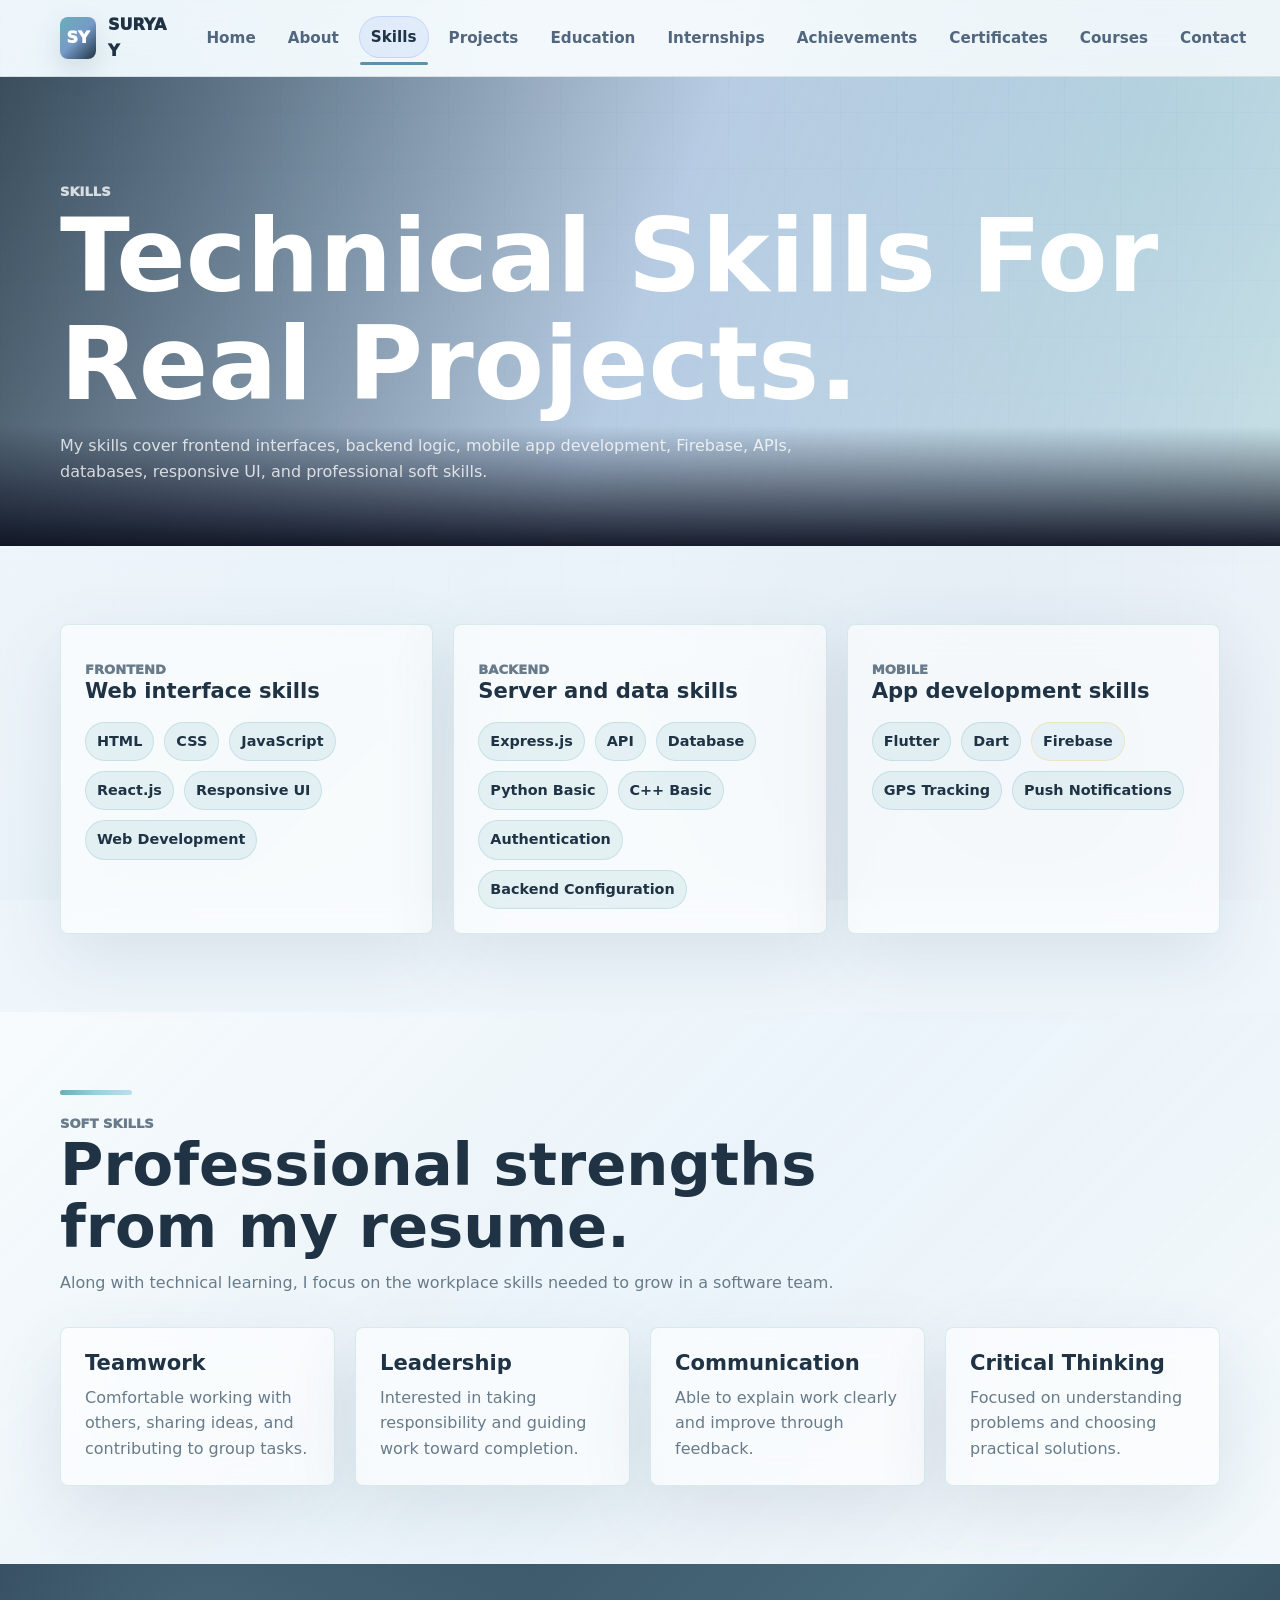
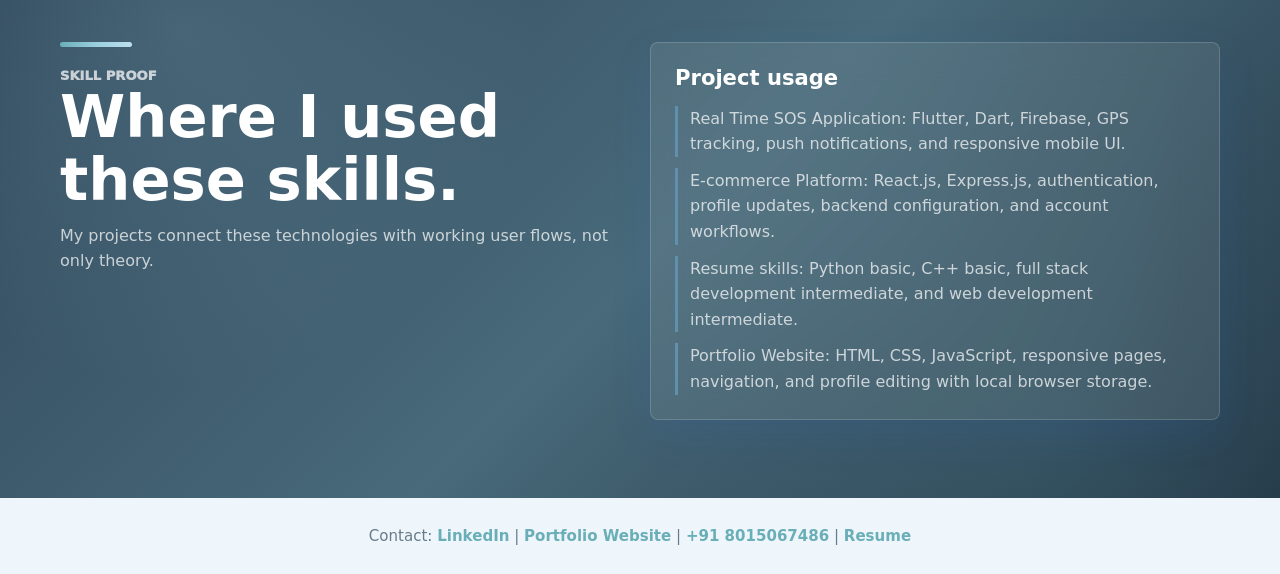
<file: skills.html>
<!DOCTYPE html>
<html lang="en">
<head>
    <meta charset="UTF-8">
    <meta name="viewport" content="width=device-width, initial-scale=1.0">
    <meta name="description" content="Technical skills of SURYA Y for fullstack development, mobile development, and backend workflows.">
    <title>SURYA Y | Skills</title>
    <link rel="stylesheet" href="styles.css">
</head>
<body>
    <header class="site-header">
        <nav class="nav" aria-label="Primary navigation">
            <div class="brand">
                <a class="brand-mark" href="profile.html" aria-label="Open profile information">SY</a>
                <span class="brand-name">SURYA Y</span>
            </div>
            <div class="nav-links">
                <a href="index.html">Home</a>
                <a href="about.html">About</a>
                <a class="active" href="skills.html">Skills</a>
                <a href="projects.html">Projects</a>
                <a href="education.html">Education</a>
                <a href="internships.html">Internships</a>
                <a href="achievements.html">Achievements</a>
                <a href="certificates.html">Certificates</a>
                <a href="courses.html">Courses</a>
                <a href="contact.html">Contact</a>
            </div>
        </nav>
    </header>

    <main>
        <section class="page-hero">
            <div class="wrap">
                <p class="eyebrow">Skills</p>
                <h1>Technical Skills For Real Projects.</h1>
                <p>My skills cover frontend interfaces, backend logic, mobile app development, Firebase, APIs, databases, responsive UI, and professional soft skills.</p>
            </div>
        </section>

        <section class="section">
            <div class="wrap grid-3">
                <article class="card featured">
                    <p class="eyebrow">Frontend</p>
                    <h3>Web interface skills</h3>
                    <div class="skills">
                        <span class="chip">HTML</span>
                        <span class="chip">CSS</span>
                        <span class="chip">JavaScript</span>
                        <span class="chip">React.js</span>
                        <span class="chip">Responsive UI</span>
                        <span class="chip">Web Development</span>
                    </div>
                </article>
                <article class="card featured">
                    <p class="eyebrow">Backend</p>
                    <h3>Server and data skills</h3>
                    <div class="skills">
                        <span class="chip">Express.js</span>
                        <span class="chip">API</span>
                        <span class="chip">Database</span>
                        <span class="chip">Python Basic</span>
                        <span class="chip">C++ Basic</span>
                        <span class="chip">Authentication</span>
                        <span class="chip">Backend Configuration</span>
                    </div>
                </article>
                <article class="card featured">
                    <p class="eyebrow">Mobile</p>
                    <h3>App development skills</h3>
                    <div class="skills">
                        <span class="chip">Flutter</span>
                        <span class="chip">Dart</span>
                        <span class="chip gold">Firebase</span>
                        <span class="chip">GPS Tracking</span>
                        <span class="chip">Push Notifications</span>
                    </div>
                </article>
            </div>
        </section>

        <section class="section alt">
            <div class="wrap">
                <div class="section-title">
                    <p class="eyebrow">Soft Skills</p>
                    <h2>Professional strengths from my resume.</h2>
                    <p>Along with technical learning, I focus on the workplace skills needed to grow in a software team.</p>
                </div>
                <div class="grid-4">
                    <article class="card featured">
                        <h3>Teamwork</h3>
                        <p>Comfortable working with others, sharing ideas, and contributing to group tasks.</p>
                    </article>
                    <article class="card featured">
                        <h3>Leadership</h3>
                        <p>Interested in taking responsibility and guiding work toward completion.</p>
                    </article>
                    <article class="card featured">
                        <h3>Communication</h3>
                        <p>Able to explain work clearly and improve through feedback.</p>
                    </article>
                    <article class="card featured">
                        <h3>Critical Thinking</h3>
                        <p>Focused on understanding problems and choosing practical solutions.</p>
                    </article>
                </div>
            </div>
        </section>

        <section class="section dark">
            <div class="wrap grid-2">
                <div class="section-title">
                    <p class="eyebrow">Skill proof</p>
                    <h2>Where I used these skills.</h2>
                    <p>My projects connect these technologies with working user flows, not only theory.</p>
                </div>
                <article class="card">
                    <h3>Project usage</h3>
                    <ul class="list">
                        <li>Real Time SOS Application: Flutter, Dart, Firebase, GPS tracking, push notifications, and responsive mobile UI.</li>
                        <li>E-commerce Platform: React.js, Express.js, authentication, profile updates, backend configuration, and account workflows.</li>
                        <li>Resume skills: Python basic, C++ basic, full stack development intermediate, and web development intermediate.</li>
                        <li>Portfolio Website: HTML, CSS, JavaScript, responsive pages, navigation, and profile editing with local browser storage.</li>
                    </ul>
                </article>
            </div>
        </section>
    </main>

    <footer class="footer-contact">
        <span>Contact: </span>
        <a href="https://www.linkedin.com/in/y-surya-b88714271" target="_blank" rel="noreferrer">LinkedIn</a>
        <span> | </span>
        <a href="https://surya538.github.io/my-portfolio/" target="_blank" rel="noreferrer">Portfolio Website</a>
        <span> | </span>
        <a href="tel:+918015067486">+91 8015067486</a>
        <span> | </span>
        <a href="Surya Y Resume.pdf" target="_blank" rel="noreferrer">Resume</a>
    </footer>
</body>
</html>
</file>
<file: styles.css>
:root {
    --ink: #1f3344;
    --paper: #eef6fb;
    --panel: rgba(255, 255, 255, 0.62);
    --muted: #687b8a;
    --line: rgba(31, 51, 68, 0.12);
    --navy: #1f3344;
    --teal: #6aaeb8;
    --coral: #769ac7;
    --gold: #5f91ad;
    --sky: #9acfe0;
    --plum: #6f86aa;
    --rose: #bddfec;
    --soft-teal: rgba(106, 174, 184, 0.14);
    --soft-gold: rgba(154, 207, 224, 0.16);
    --shadow: 0 24px 70px rgba(55, 85, 110, 0.12);
}

* {
    box-sizing: border-box;
}

html {
    scroll-behavior: smooth;
}

body {
    margin: 0;
    color: var(--ink);
    background:
        radial-gradient(circle at 8% 8%, rgba(154, 207, 224, 0.34), transparent 30%),
        radial-gradient(circle at 92% 14%, rgba(106, 174, 184, 0.16), transparent 32%),
        radial-gradient(circle at 82% 86%, rgba(118, 154, 199, 0.14), transparent 36%),
        linear-gradient(135deg, #f4f9fc 0%, #e8f2f8 48%, #f7fafc 100%),
        var(--paper);
    background-attachment: fixed;
    font-family: Inter, ui-sans-serif, system-ui, -apple-system, BlinkMacSystemFont, "Segoe UI", sans-serif;
    line-height: 1.6;
}

body::before {
    content: "";
    position: fixed;
    inset: 0;
    z-index: -1;
    pointer-events: none;
    background-image:
        linear-gradient(rgba(37, 99, 235, 0.045) 1px, transparent 1px),
        linear-gradient(90deg, rgba(37, 99, 235, 0.045) 1px, transparent 1px);
    background-size: 56px 56px;
    mask-image: linear-gradient(180deg, rgba(0, 0, 0, 0.85), transparent 78%);
}

a {
    color: inherit;
}

.site-header {
    position: sticky;
    top: 0;
    z-index: 40;
    border-bottom: 1px solid rgba(16, 32, 51, 0.1);
    background: rgba(245, 250, 252, 0.68);
    backdrop-filter: blur(18px);
}

.nav,
.wrap {
    width: min(1160px, calc(100% - 32px));
    margin: 0 auto;
}

.nav {
    min-height: 76px;
    display: flex;
    align-items: center;
    justify-content: space-between;
    gap: 22px;
}

.brand {
    display: inline-flex;
    align-items: center;
    gap: 12px;
    color: var(--ink);
    font-weight: 950;
    text-decoration: none;
}

.brand-mark {
    width: 42px;
    height: 42px;
    display: grid;
    place-items: center;
    border-radius: 8px;
    color: #fff;
    background: linear-gradient(135deg, #6aaeb8, #769ac7, #1f3344);
    box-shadow: 0 12px 28px rgba(55, 85, 110, 0.16);
    text-decoration: none;
    transition: transform 160ms ease, box-shadow 160ms ease;
}

.brand-mark:hover,
.brand-mark.active-mark {
    transform: translateY(-2px);
    box-shadow: 0 16px 34px rgba(55, 85, 110, 0.2);
}

.brand-name {
    color: var(--ink);
    text-decoration: none;
}

.nav-links {
    display: flex;
    align-items: center;
    gap: 8px;
    color: #52677d;
    font-size: 0.95rem;
    font-weight: 850;
}

.nav-links a {
    position: relative;
    border: 1px solid transparent;
    border-radius: 999px;
    padding: 8px 11px;
    text-decoration: none;
    transition: color 160ms ease, border-color 160ms ease, background 160ms ease, transform 160ms ease;
}

.nav-links a::after {
    content: "";
    position: absolute;
    left: 0;
    right: 0;
    bottom: -8px;
    height: 3px;
    border-radius: 999px;
    background: var(--gold);
    transform: scaleX(0);
    transform-origin: left;
    transition: transform 160ms ease;
}

.nav-links a:hover,
.nav-links a.active {
    color: var(--navy);
    border-color: rgba(37, 99, 235, 0.16);
    background: rgba(37, 99, 235, 0.08);
    transform: translateY(-1px);
}

.nav-links a:hover::after,
.nav-links a.active::after {
    transform: scaleX(1);
}

.hero {
    position: relative;
    min-height: calc(100vh - 76px);
    display: grid;
    align-items: center;
    padding: 64px 0;
    color: #fff;
    background:
        linear-gradient(115deg, rgba(31, 51, 68, 0.86), rgba(95, 145, 173, 0.56) 48%, rgba(154, 207, 224, 0.28)),
        url("https://images.unsplash.com/photo-1497366754035-f200968a6e72?auto=format&fit=crop&w=1800&q=80") center/cover;
}

.hero::after,
.page-hero::after {
    content: "";
    position: absolute;
    inset: auto 0 0;
    height: 120px;
    pointer-events: none;
    background: linear-gradient(180deg, transparent, rgba(11, 16, 32, 0.94));
}

.home-page {
    background:
        radial-gradient(circle at 12% 12%, rgba(154, 207, 224, 0.3), transparent 30%),
        radial-gradient(circle at 88% 20%, rgba(106, 174, 184, 0.16), transparent 32%),
        radial-gradient(circle at 72% 86%, rgba(118, 154, 199, 0.13), transparent 34%),
        linear-gradient(135deg, #f4f9fc 0%, #e8f2f8 48%, #f7fafc 100%);
}

.home-page .hero {
    background:
        linear-gradient(115deg, rgba(31, 51, 68, 0.84), rgba(95, 145, 173, 0.58) 48%, rgba(154, 207, 224, 0.3)),
        url("https://images.unsplash.com/photo-1497366754035-f200968a6e72?auto=format&fit=crop&w=1800&q=80") center/cover;
}

.home-page .button {
    border-color: #8bbdca;
    background: #6aaeb8;
}

.home-page .button.secondary {
    border-color: rgba(255, 255, 255, 0.42);
    background: rgba(255, 255, 255, 0.09);
}

.home-page .nav-links a::after {
    background: #9acfe0;
}

.hero-layout {
    position: relative;
    z-index: 1;
    display: grid;
    grid-template-columns: 1fr;
    gap: 34px;
    align-items: center;
}

.hero-content {
    max-width: 780px;
}

.home-page .hero-content {
    max-width: 920px;
    margin: 0 auto;
    text-align: center;
}

.home-page .name-block {
    margin: 0 auto;
}

.home-page .lead {
    margin-left: auto;
    margin-right: auto;
}

.home-page .actions {
    justify-content: center;
}

.name-block {
    width: max-content;
    max-width: 100%;
    text-align: center;
}

.intro-line {
    margin: 0 0 10px;
    color: rgba(255, 255, 255, 0.82);
    font-size: clamp(1rem, 2.4vw, 1.35rem);
    font-weight: 950;
    text-transform: uppercase;
}

.name-block .eyebrow {
    margin: 14px 0 0;
    color: #cdeeff;
    font-size: clamp(1rem, 2.2vw, 1.35rem);
    text-transform: uppercase;
}

.home-page h1 {
    text-shadow: 0 20px 70px rgba(95, 145, 173, 0.26);
}

.eyebrow {
    margin: 0 0 12px;
    color: var(--gold);
    font-size: 0.82rem;
    font-weight: 950;
    text-transform: uppercase;
}

h1,
h2,
h3 {
    margin: 0;
    line-height: 1.05;
    letter-spacing: 0;
}

h1 {
    font-size: clamp(3rem, 8vw, 6.9rem);
}

h2 {
    font-size: clamp(2rem, 5vw, 3.7rem);
}

h3 {
    font-size: 1.32rem;
}

.lead {
    max-width: 700px;
    margin: 22px 0 0;
    color: rgba(255, 255, 255, 0.82);
    font-size: 1.1rem;
}

.hero-card {
    border: 1px solid rgba(255, 255, 255, 0.2);
    border-radius: 8px;
    padding: 26px;
    background: rgba(255, 255, 255, 0.12);
    box-shadow: 0 30px 80px rgba(0, 0, 0, 0.22);
    backdrop-filter: blur(18px);
}

.hero-card h2 {
    font-size: clamp(1.7rem, 4vw, 2.4rem);
}

.hero-card p,
.hero-card li {
    color: rgba(255, 255, 255, 0.78);
}

.hero-card ul {
    margin: 18px 0 0;
    padding: 0;
    list-style: none;
    display: grid;
    gap: 12px;
}

.hero-card li {
    border-left: 3px solid var(--gold);
    padding-left: 12px;
}

.hero-photo-card {
    position: relative;
    min-height: 560px;
    overflow: hidden;
    border: 1px solid rgba(255, 255, 255, 0.22);
    border-radius: 8px;
    box-shadow: 0 30px 80px rgba(0, 0, 0, 0.26);
}

.hero-photo-card img {
    width: 100%;
    height: 100%;
    min-height: 560px;
    display: block;
    object-fit: cover;
    object-position: center top;
}

.hero-photo-card::after {
    content: "";
    position: absolute;
    inset: 0;
    background: linear-gradient(0deg, rgba(17, 24, 39, 0.82), rgba(17, 24, 39, 0.04) 58%);
}

.hero-photo-card div {
    position: absolute;
    left: 22px;
    right: 22px;
    bottom: 22px;
    z-index: 1;
    display: grid;
    gap: 4px;
    color: #fff;
}

.hero-photo-card span {
    color: var(--gold);
    font-size: 0.82rem;
    font-weight: 950;
    text-transform: uppercase;
}

.hero-photo-card strong {
    font-size: 1.45rem;
    line-height: 1.1;
}

.page-hero {
    position: relative;
    padding: 88px 0 62px;
    color: #fff;
    background:
        linear-gradient(110deg, rgba(31, 51, 68, 0.86), rgba(95, 145, 173, 0.52), rgba(154, 207, 224, 0.28)),
        url("https://images.unsplash.com/photo-1516321318423-f06f85e504b3?auto=format&fit=crop&w=1600&q=80") center/cover;
}

.page-hero .wrap {
    position: relative;
    z-index: 1;
}

body:has(a.active[href="about.html"]) .page-hero {
    background:
        linear-gradient(110deg, rgba(31, 51, 68, 0.86), rgba(106, 174, 184, 0.42), rgba(154, 207, 224, 0.28)),
        url("https://images.unsplash.com/photo-1516321318423-f06f85e504b3?auto=format&fit=crop&w=1600&q=80") center/cover;
}

body:has(a.active[href="skills.html"]) .page-hero {
    background:
        linear-gradient(110deg, rgba(31, 51, 68, 0.86), rgba(118, 154, 199, 0.44), rgba(106, 174, 184, 0.28)),
        url("https://images.unsplash.com/photo-1516321318423-f06f85e504b3?auto=format&fit=crop&w=1600&q=80") center/cover;
}

body:has(a.active[href="projects.html"]) .page-hero {
    background:
        linear-gradient(110deg, rgba(31, 51, 68, 0.86), rgba(95, 145, 173, 0.46), rgba(154, 207, 224, 0.26)),
        url("https://images.unsplash.com/photo-1516321318423-f06f85e504b3?auto=format&fit=crop&w=1600&q=80") center/cover;
}

body:has(a.active[href="education.html"]) .page-hero,
body:has(a.active[href="internships.html"]) .page-hero {
    background:
        linear-gradient(110deg, rgba(31, 51, 68, 0.86), rgba(95, 145, 173, 0.42), rgba(106, 174, 184, 0.26)),
        url("https://images.unsplash.com/photo-1516321318423-f06f85e504b3?auto=format&fit=crop&w=1600&q=80") center/cover;
}

body:has(a.active[href="achievements.html"]) .page-hero,
body:has(a.active[href="certificates.html"]) .page-hero,
body:has(a.active[href="courses.html"]) .page-hero {
    background:
        linear-gradient(110deg, rgba(31, 51, 68, 0.86), rgba(118, 154, 199, 0.42), rgba(154, 207, 224, 0.24)),
        url("https://images.unsplash.com/photo-1516321318423-f06f85e504b3?auto=format&fit=crop&w=1600&q=80") center/cover;
}

.page-hero p {
    max-width: 760px;
    margin: 16px 0 0;
    color: rgba(255, 255, 255, 0.78);
}

.compact-hero {
    padding: 52px 0 38px;
}

.compact-hero h1 {
    font-size: clamp(2.4rem, 7vw, 4.6rem);
}

.actions {
    display: flex;
    flex-wrap: wrap;
    gap: 12px;
    margin-top: 30px;
}

.button {
    min-height: 48px;
    display: inline-flex;
    align-items: center;
    justify-content: center;
    border: 1px solid var(--teal);
    border-radius: 7px;
    padding: 10px 18px;
    color: #fff;
    background: var(--teal);
    font-weight: 950;
    text-decoration: none;
    transition: transform 160ms ease, box-shadow 160ms ease, background 160ms ease;
}

.button:hover {
    transform: translateY(-2px);
    box-shadow: 0 16px 32px rgba(55, 85, 110, 0.16);
}

.button.secondary {
    color: #fff;
    border-color: rgba(255, 255, 255, 0.44);
    background: rgba(255, 255, 255, 0.1);
}

.button.light {
    color: #fff;
    border-color: rgba(255, 255, 255, 0.18);
    background: rgba(255, 255, 255, 0.08);
}

.section {
    position: relative;
    padding: 78px 0;
}

.section.alt {
    background:
        linear-gradient(135deg, rgba(255, 255, 255, 0.52), rgba(232, 242, 248, 0.62), rgba(247, 250, 252, 0.54));
}

.section.dark {
    color: #fff;
    background:
        radial-gradient(circle at 14% 12%, rgba(154, 207, 224, 0.16), transparent 30%),
        radial-gradient(circle at 82% 88%, rgba(106, 174, 184, 0.12), transparent 34%),
        linear-gradient(135deg, #30475a, #486a7a 52%, #233746);
}

.section-title {
    position: relative;
    max-width: 790px;
    margin-bottom: 32px;
}

.section-title::before {
    content: "";
    display: block;
    width: 72px;
    height: 5px;
    margin-bottom: 18px;
    border-radius: 999px;
    background: linear-gradient(90deg, #6aaeb8, #9acfe0, #bddfec);
}

.section-title p {
    margin: 12px 0 0;
    color: var(--muted);
}

.dark .section-title p,
.dark .card p,
.dark .list,
.dark .muted {
    color: rgba(255, 255, 255, 0.72);
}

.grid-2,
.grid-3,
.grid-4,
.timeline {
    display: grid;
    gap: 20px;
}

.grid-2 {
    grid-template-columns: repeat(2, 1fr);
}

.grid-3 {
    grid-template-columns: repeat(3, 1fr);
}

.grid-4 {
    grid-template-columns: repeat(4, 1fr);
}

.card {
    position: relative;
    overflow: hidden;
    border: 1px solid var(--line);
    border-radius: 8px;
    padding: 24px;
    background: var(--panel);
    box-shadow: 0 14px 42px rgba(37, 99, 235, 0.1);
    backdrop-filter: blur(18px);
    transition: transform 180ms ease, border-color 180ms ease, box-shadow 180ms ease;
}

.card::before {
    content: "";
    position: absolute;
    inset: 0;
    pointer-events: none;
    background: linear-gradient(135deg, rgba(106, 174, 184, 0.12), transparent 34%, rgba(154, 207, 224, 0.1));
    opacity: 0;
    transition: opacity 180ms ease;
}

.card:hover {
    border-color: rgba(106, 174, 184, 0.28);
    box-shadow: 0 24px 70px rgba(0, 0, 0, 0.28);
    transform: translateY(-4px);
}

.card:hover::before {
    opacity: 1;
}

.card.featured {
    border-color: rgba(106, 174, 184, 0.22);
    box-shadow: var(--shadow);
}

.dark .card {
    border-color: rgba(255, 255, 255, 0.16);
    background: rgba(255, 255, 255, 0.08);
}

.card p {
    margin: 10px 0 0;
    color: var(--muted);
}

.stat {
    display: grid;
    gap: 5px;
}

.stat strong {
    color: var(--teal);
    font-size: clamp(2rem, 5vw, 3.1rem);
    line-height: 1;
}

.stat span {
    color: var(--muted);
    font-weight: 800;
}

.dark .stat strong {
    color: var(--gold);
}

.dark .stat span {
    color: rgba(255, 255, 255, 0.72);
}

.profile-photo {
    min-height: 430px;
    display: grid;
    align-content: end;
    overflow: hidden;
    color: #fff;
    background:
        linear-gradient(0deg, rgba(24, 35, 63, 0.96), rgba(24, 35, 63, 0.08)),
        url("https://github.com/Surya538.png") center/cover;
}

.skills {
    display: flex;
    flex-wrap: wrap;
    gap: 10px;
    margin-top: 20px;
}

.chip {
    border: 1px solid rgba(106, 174, 184, 0.24);
    border-radius: 999px;
    padding: 7px 11px;
    color: var(--navy);
    background: var(--soft-teal);
    font-size: 0.9rem;
    font-weight: 900;
}

.chip.gold {
    border-color: rgba(247, 201, 72, 0.3);
    background: var(--soft-gold);
}

.project-card {
    overflow: hidden;
    padding: 0;
}

.project-media {
    position: relative;
    min-height: 260px;
    display: grid;
    align-content: end;
    padding: 24px;
    color: #fff;
    background-size: cover;
    background-position: center;
}

.project-media::after {
    content: "";
    position: absolute;
    inset: 0;
    background: linear-gradient(135deg, rgba(106, 174, 184, 0.14), transparent 55%, rgba(154, 207, 224, 0.12));
}

.project-media > * {
    position: relative;
    z-index: 1;
}

.project-sos {
    background-image: linear-gradient(0deg, rgba(24, 35, 63, 0.92), rgba(24, 35, 63, 0.08)), url("https://images.unsplash.com/photo-1581090700227-1e37b190418e?auto=format&fit=crop&w=1200&q=80");
}

.project-commerce {
    background-image: linear-gradient(0deg, rgba(24, 35, 63, 0.92), rgba(24, 35, 63, 0.08)), url("https://images.unsplash.com/photo-1556742502-ec7c0e9f34b1?auto=format&fit=crop&w=1200&q=80");
}

.project-body {
    padding: 26px;
}

.project-body .actions {
    margin-top: 20px;
}

.list {
    margin: 16px 0 0;
    padding: 0;
    list-style: none;
    display: grid;
    gap: 11px;
    color: var(--muted);
}

.list li {
    border-left: 3px solid var(--gold);
    padding-left: 12px;
}

.timeline {
    grid-template-columns: repeat(4, 1fr);
}

.timeline .card {
    min-height: 230px;
    display: grid;
    align-content: space-between;
}

.number {
    color: var(--gold);
    font-weight: 950;
}

.quote-panel {
    border-left: 6px solid var(--sky);
    padding: 26px;
    background: linear-gradient(135deg, rgba(225, 244, 250, 0.9), rgba(246, 251, 253, 0.72));
    box-shadow: 0 18px 50px rgba(95, 145, 173, 0.18);
    backdrop-filter: blur(18px);
}

.quote-panel p {
    margin: 0;
    color: #1f3344;
    font-size: 1.25rem;
    font-weight: 850;
}

.contact-band {
    color: #fff;
    background:
        linear-gradient(120deg, rgba(16, 32, 51, 0.94), rgba(14, 116, 144, 0.78)),
        url("https://images.unsplash.com/photo-1497366811353-6870744d04b2?auto=format&fit=crop&w=1600&q=80") center/cover;
}

.contact-band .section-title p,
.contact-band .card p {
    color: rgba(255, 255, 255, 0.74);
}

.contact-band .card {
    border-color: rgba(255, 255, 255, 0.14);
    background: rgba(255, 255, 255, 0.08);
    box-shadow: none;
}

.contact-band a {
    color: #fff;
    overflow-wrap: anywhere;
}

.contact-page {
    min-height: calc(100vh - 76px);
    display: grid;
    background: #eaf6ff;
}

.contact-simple {
    display: grid;
    align-items: center;
    padding: 80px 0;
}

.contact-simple-inner {
    max-width: 760px;
}

.contact-simple h1 {
    margin-bottom: 18px;
    color: #5f91ad;
    font-size: clamp(3rem, 8vw, 5.3rem);
    line-height: 1;
}

.contact-lead {
    max-width: 660px;
    margin: 0 0 54px;
    color: rgba(255, 255, 255, 0.72);
    font-size: clamp(1.05rem, 2.2vw, 1.35rem);
}

.contact-list {
    display: grid;
    gap: 28px;
}

.contact-list a {
    width: max-content;
    max-width: 100%;
    display: flex;
    align-items: center;
    gap: 20px;
    color: #fff;
    text-decoration: none;
}

.contact-list a:hover {
    color: #5f91ad;
    transform: translateX(8px);
}

.contact-list span {
    width: 38px;
    display: inline-grid;
    place-items: center;
    color: #5f91ad;
    font-size: clamp(1.55rem, 4vw, 2rem);
}

.contact-list strong {
    font-size: clamp(1.55rem, 5vw, 2.3rem);
    line-height: 1.2;
    overflow-wrap: anywhere;
}

.contact-info-grid {
    display: grid;
    grid-template-columns: repeat(2, 1fr);
    gap: 16px;
    margin-top: 58px;
}

.contact-info-grid article {
    border: 1px solid rgba(255, 255, 255, 0.12);
    border-radius: 8px;
    padding: 18px;
    background: rgba(255, 255, 255, 0.05);
}

.contact-info-grid span {
    display: block;
    margin-bottom: 6px;
    color: #5f91ad;
    font-size: 0.82rem;
    font-weight: 950;
    text-transform: uppercase;
}

.contact-info-grid strong {
    color: #fff;
    font-size: 1.05rem;
}

.contact-simple-footer {
    border-top: 1px solid rgba(255, 255, 255, 0.12);
    padding: 34px 16px;
    color: var(--navy);
    background: rgba(255, 255, 255, 0.82);
    text-align: center;
    font-size: 1.15rem;
    font-weight: 800;
}

.contact-showcase {
    min-height: calc(100vh - 76px);
    display: grid;
    align-items: center;
    padding: 84px 0;
    background:
        radial-gradient(circle at 20% 18%, rgba(154, 207, 224, 0.28), transparent 32%),
        radial-gradient(circle at 82% 70%, rgba(106, 174, 184, 0.15), transparent 36%),
        linear-gradient(135deg, #f4f9fc, #e8f2f8 54%, #f7fafc);
}

.contact-showcase-grid {
    display: grid;
    grid-template-columns: minmax(0, 0.9fr) minmax(360px, 0.75fr);
    gap: 34px;
    align-items: center;
}

.contact-copy h1 {
    color: #5f91ad;
    font-size: clamp(4rem, 10vw, 7.6rem);
    line-height: 0.9;
}

.contact-copy p:not(.eyebrow) {
    max-width: 620px;
    margin: 22px 0 0;
    color: var(--muted);
    font-size: 1.14rem;
}

.contact-badges {
    display: flex;
    flex-wrap: wrap;
    gap: 10px;
    margin-top: 30px;
}

.contact-badges span {
    border: 1px solid rgba(106, 174, 184, 0.24);
    border-radius: 999px;
    padding: 8px 12px;
    color: var(--navy);
    background: rgba(14, 165, 183, 0.12);
    font-size: 0.88rem;
    font-weight: 900;
}

.contact-card-unique {
    position: relative;
    overflow: hidden;
    border: 1px solid rgba(16, 32, 51, 0.12);
    border-radius: 18px;
    padding: 28px;
    background:
        linear-gradient(145deg, rgba(255, 255, 255, 0.72), rgba(232, 242, 248, 0.56) 38%, rgba(106, 174, 184, 0.14));
    box-shadow: var(--shadow);
    backdrop-filter: blur(18px);
}

.contact-card-unique::before {
    content: "";
    position: absolute;
    top: -90px;
    right: -80px;
    width: 220px;
    height: 220px;
    border-radius: 999px;
    background: rgba(106, 174, 184, 0.14);
}

.contact-card-top {
    position: relative;
    display: flex;
    align-items: center;
    gap: 14px;
    margin-bottom: 26px;
}

.contact-mark {
    width: 58px;
    height: 58px;
    display: grid;
    place-items: center;
    border-radius: 16px;
    color: #fff;
    background: linear-gradient(135deg, #6aaeb8, #1f3344);
    font-weight: 950;
}

.contact-card-top strong {
    color: var(--navy);
    font-size: 1.35rem;
}

.contact-card-top p {
    margin: 3px 0 0;
    color: var(--muted);
}

.contact-routes {
    position: relative;
    display: grid;
    gap: 12px;
}

.contact-routes a {
    border: 1px solid rgba(16, 32, 51, 0.12);
    border-radius: 12px;
    padding: 15px;
    color: var(--navy);
    background: rgba(255, 255, 255, 0.68);
    text-decoration: none;
    transition: transform 160ms ease, border-color 160ms ease, background 160ms ease;
}

.contact-routes a:hover {
    border-color: rgba(106, 174, 184, 0.34);
    background: rgba(106, 174, 184, 0.1);
    transform: translateX(6px);
}

.contact-routes span,
.contact-strip span {
    display: block;
    margin-bottom: 4px;
    color: #a7f3d0;
    font-size: 0.78rem;
    font-weight: 950;
    text-transform: uppercase;
}

.contact-routes strong {
    overflow-wrap: anywhere;
}

.contact-actions-row {
    display: flex;
    flex-wrap: wrap;
    gap: 12px;
    margin-top: 22px;
}

.contact-strip {
    padding: 28px 0 68px;
    background: #eaf6ff;
}

.contact-strip-grid {
    display: grid;
    grid-template-columns: repeat(3, 1fr);
    gap: 16px;
}

.contact-strip article {
    border: 1px solid rgba(16, 32, 51, 0.12);
    border-radius: 12px;
    padding: 18px;
    background: rgba(255, 255, 255, 0.78);
}

.contact-strip strong {
    color: var(--navy);
}

.profile-shell {
    display: grid;
    grid-template-columns: 0.42fr 0.58fr;
    gap: 22px;
    align-items: start;
}

.compact-profile-section {
    padding: 36px 0;
}

.compact-profile-section .card {
    padding: 16px;
}

.profile-preview {
    position: sticky;
    top: 98px;
    display: grid;
    gap: 12px;
    justify-items: start;
    background:
        linear-gradient(145deg, rgba(255, 255, 255, 0.72), rgba(232, 242, 248, 0.68) 42%, rgba(106, 174, 184, 0.12));
}

.profile-avatar-wrap {
    width: 100%;
    max-width: 260px;
    aspect-ratio: 1;
    overflow: hidden;
    border: 2px solid rgba(106, 174, 184, 0.28);
    border-radius: 18px;
    background: var(--soft-teal);
    box-shadow: 0 18px 48px rgba(55, 85, 110, 0.14);
}

.profile-avatar {
    width: 100%;
    height: 100%;
    display: block;
    object-fit: cover;
}

.profile-badge {
    border: 1px solid rgba(106, 174, 184, 0.26);
    border-radius: 999px;
    padding: 7px 10px;
    color: var(--navy);
    background: rgba(106, 174, 184, 0.12);
    font-size: 0.78rem;
    font-weight: 950;
    text-transform: uppercase;
}

.profile-mini-stats {
    width: 100%;
    display: grid;
    grid-template-columns: repeat(3, 1fr);
    gap: 8px;
}

.profile-mini-stats span {
    border: 1px solid rgba(16, 32, 51, 0.12);
    border-radius: 8px;
    padding: 9px 8px;
    color: var(--muted);
    background: rgba(255, 255, 255, 0.72);
    font-size: 0.72rem;
    font-weight: 850;
    text-align: center;
}

.profile-mini-stats strong {
    display: block;
    color: var(--navy);
    font-size: 1.18rem;
    line-height: 1;
}

.profile-actions,
.profile-toolbar {
    display: flex;
    flex-wrap: wrap;
    gap: 12px;
    align-items: center;
}

.profile-toolbar {
    justify-content: space-between;
    margin-bottom: 10px;
}

.profile-toolbar h2 {
    font-size: clamp(1.35rem, 3vw, 2rem);
}

.profile-toolbar .eyebrow {
    margin-bottom: 6px;
    font-size: 0.72rem;
}

.status-pill {
    border: 1px solid rgba(106, 174, 184, 0.24);
    border-radius: 999px;
    padding: 5px 9px;
    color: var(--teal);
    background: var(--soft-teal);
    font-size: 0.74rem;
    font-weight: 900;
}

.profile-detail-grid {
    display: grid;
    grid-template-columns: repeat(2, 1fr);
    gap: 8px;
}

.profile-detail {
    border: 1px solid var(--line);
    border-radius: 8px;
    padding: 9px 10px;
    background:
        linear-gradient(135deg, rgba(106, 174, 184, 0.08), rgba(255, 255, 255, 0.08));
    transition: transform 160ms ease, border-color 160ms ease, background 160ms ease;
}

.profile-detail:hover {
    border-color: rgba(106, 174, 184, 0.26);
    background:
        linear-gradient(135deg, rgba(106, 174, 184, 0.12), rgba(255, 255, 255, 0.12));
    transform: translateY(-2px);
}

.profile-detail span {
    display: block;
    margin-bottom: 3px;
    color: #a7f3d0;
    font-size: 0.7rem;
    font-weight: 850;
    text-transform: uppercase;
}

.profile-detail strong,
.profile-detail a {
    color: var(--navy);
    overflow-wrap: anywhere;
    font-size: 0.86rem;
}

.profile-form {
    display: grid;
    grid-template-columns: repeat(2, 1fr);
    gap: 12px;
}

.profile-form label {
    display: grid;
    gap: 7px;
    color: var(--navy);
    font-weight: 850;
}

.profile-form label:nth-child(3),
.profile-form label:nth-child(10),
.profile-form .profile-actions {
    grid-column: 1 / -1;
}

.profile-form input,
.profile-form textarea {
    width: 100%;
    border: 1px solid var(--line);
    border-radius: 7px;
    padding: 10px 12px;
    color: var(--ink);
    background: rgba(255, 255, 255, 0.72);
    font: inherit;
}

.profile-form input:focus,
.profile-form textarea:focus {
    outline: 3px solid rgba(106, 174, 184, 0.16);
    border-color: var(--sky);
}

.footer-contact {
    padding: 26px 0;
    color: var(--muted);
    text-align: center;
    font-size: 0.94rem;
}

.footer-contact a {
    color: var(--teal);
    font-weight: 850;
    text-decoration: none;
}

.footer-contact a:hover {
    color: var(--teal);
}

@media (max-width: 900px) {
    .nav {
        align-items: flex-start;
        flex-direction: column;
        padding: 14px 0;
    }

    .nav-links {
        width: 100%;
        overflow-x: auto;
        padding-bottom: 10px;
        white-space: nowrap;
    }

    .hero {
        min-height: auto;
    }

    .hero-layout,
    .profile-shell,
    .contact-showcase-grid,
    .grid-2,
    .grid-3,
    .grid-4,
    .timeline {
        grid-template-columns: 1fr;
    }
}

@media (max-width: 560px) {
    .actions {
        flex-direction: column;
    }

    .button {
        width: 100%;
    }

    .section {
        padding: 58px 0;
    }

    .hero-card,
    .card {
        padding: 20px;
    }

    .profile-detail-grid,
    .profile-form,
    .contact-info-grid,
    .contact-strip-grid {
        grid-template-columns: 1fr;
    }

    .contact-showcase {
        padding: 58px 0;
    }

    .contact-card-unique {
        padding: 22px;
    }
}
</file>
